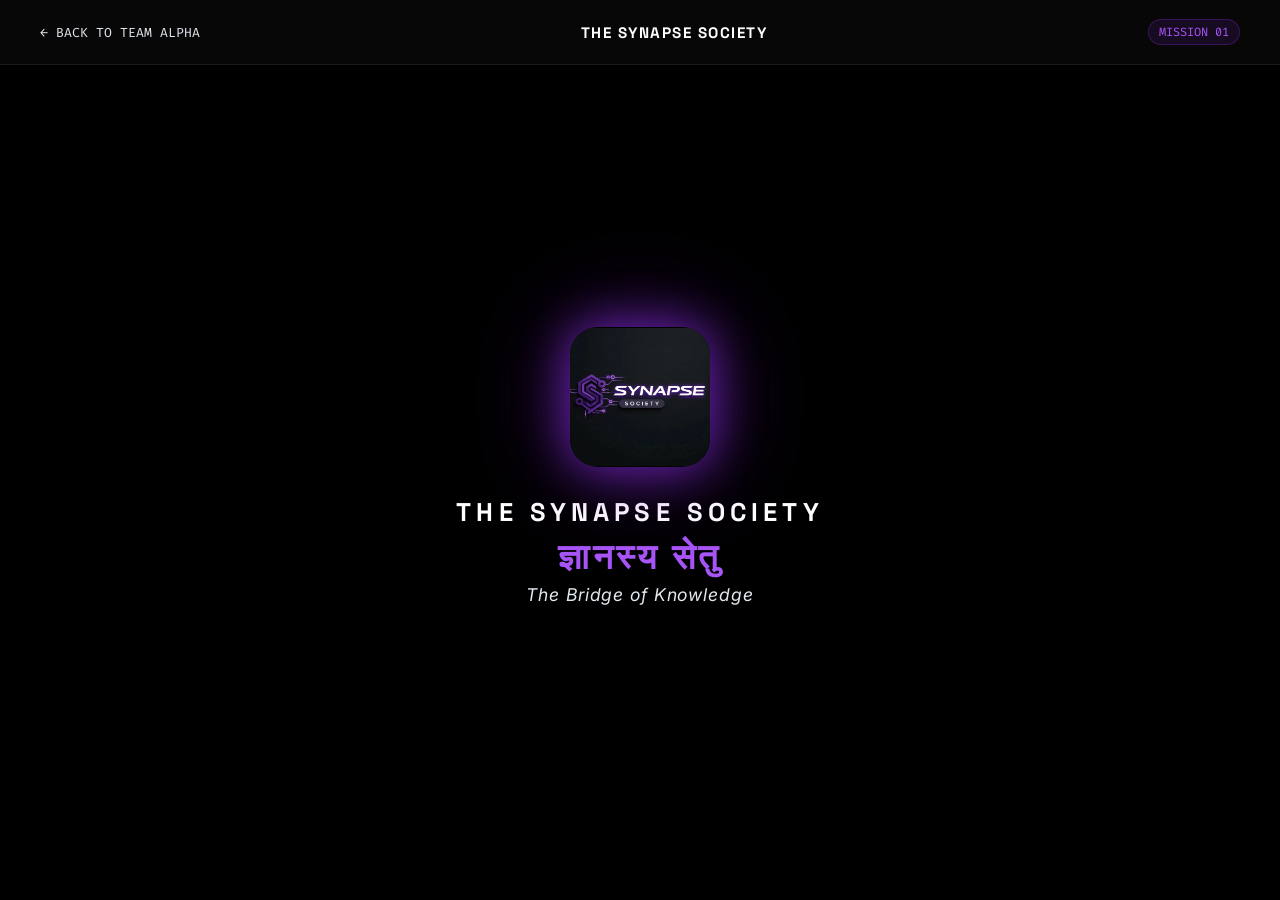
<file: missions/alpha-m1.html>
<!DOCTYPE html>
<html lang="en">
<head>
  <meta charset="UTF-8">
  <meta name="viewport" content="width=device-width, initial-scale=1.0">
  <title>Mission 01 — Prompt Engineering Challenge | The Synapse Society</title>
  <link rel="stylesheet" href="../assets/css/main.css">
  <link rel="stylesheet" href="../assets/css/animations.css">
  <link rel="stylesheet" href="../assets/css/missions.css">
  <link href="https://fonts.googleapis.com/css2?family=Fira+Code:wght@400;600;700&family=Inter:wght@300;400;500;600;700&family=Space+Grotesk:wght@600;700;800&display=swap" rel="stylesheet">
  <style>
    body { background: #090909; overflow-x: hidden; font-family: 'Inter', sans-serif; color: #fff; }

    /* Top Navigation Bar */
    .mission-header-bar {
      position: fixed; top: 0; left: 0; right: 0; z-index: 100;
      display: flex; align-items: center; justify-content: space-between;
      padding: 1.2rem 2.5rem;
      background: rgba(9, 9, 9, 0.85); backdrop-filter: blur(16px);
      border-bottom: 1px solid rgba(255, 255, 255, 0.08);
    }
    .mh-back {
      display: flex; align-items: center; gap: 8px;
      color: var(--text-sub); text-decoration: none;
      font-family: 'Fira Code', monospace; font-size: 0.82rem;
      transition: all 0.3s ease;
    }
    .mh-back:hover { color: #fff; transform: translateX(-3px); }
    .mh-brand {
      font-family: 'Space Grotesk', sans-serif; font-size: 0.95rem; font-weight: 700;
      color: #fff; letter-spacing: 0.1em;
    }
    .mh-badge {
      font-family: 'Fira Code', monospace; font-size: 0.75rem;
      color: var(--neon-purple); background: rgba(138,43,226,0.12);
      border: 1px solid rgba(138,43,226,0.3); padding: 4px 10px; border-radius: 20px;
    }

    /* Cinematic Opening Section */
    #stage-1 {
      position: absolute; inset: 0;
      display: flex; flex-direction: column; align-items: center; justify-content: center;
      background: #000; z-index: 50; transition: transform 1.2s cubic-bezier(0.16, 1, 0.3, 1), opacity 1s ease;
    }
    #stage-1.fade-up {
      transform: translateY(-100%); opacity: 0; pointer-events: none;
    }
    .opening-logo-container {
      position: relative; width: 140px; height: 140px; margin-bottom: 1.8rem;
    }
    .opening-logo-img {
      width: 100%; height: 100%; border-radius: 28px; object-fit: contain;
      box-shadow: 0 0 50px rgba(138, 43, 226, 0.8), 0 0 100px rgba(138, 43, 226, 0.4);
      opacity: 0; transform: scale(0.85); animation: logoFadeZoom 3s ease-out forwards;
    }
    @keyframes logoFadeZoom {
      0% { opacity: 0; transform: scale(0.85); filter: blur(10px); }
      50% { opacity: 1; transform: scale(1.05); filter: blur(0px); }
      100% { opacity: 1; transform: scale(1); filter: blur(0px); }
    }

    /* Glitch Overlay Effect */
    .glitch-overlay {
      position: fixed; inset: 0; z-index: 999; pointer-events: none; opacity: 0;
      background: rgba(138, 43, 226, 0.2);
    }
    .glitch-overlay.active {
      animation: glitchFlash 0.4s ease forwards;
    }
    @keyframes glitchFlash {
      0% { opacity: 0; transform: skewX(0deg); }
      20% { opacity: 0.9; transform: skewX(10deg); background: rgba(0, 243, 255, 0.25); }
      40% { opacity: 0.2; transform: skewX(-10deg); }
      60% { opacity: 0.8; transform: skewX(5deg); background: rgba(138, 43, 226, 0.3); }
      100% { opacity: 0; transform: skewX(0deg); }
    }

    /* Single Image Box */
    .single-image-box {
      position: relative;
      max-width: 800px; width: 90vw; height: 55vh;
      border-radius: 20px; overflow: hidden;
      border: 2px solid rgba(138, 43, 226, 0.4);
      box-shadow: 0 0 40px rgba(138, 43, 226, 0.25);
      background: #000; display: flex; align-items: center; justify-content: center;
      margin-bottom: 1.5rem;
    }
    .single-image-box img { width: 100%; height: 100%; object-fit: contain; display: block; }
  </style>
</head>
<body>

  <!-- Glitch Transition Layer -->
  <div class="glitch-overlay" id="glitch-overlay"></div>

  <!-- Neural Canvas Background -->
  <div class="canvas-background">
    <canvas id="hero-canvas"></canvas>
    <div class="glow-orb orb-1"></div>
    <div class="glow-orb orb-2"></div>
    <div class="grid-overlay"></div>
  </div>

  <!-- Top Header Navigation -->
  <header class="mission-header-bar">
    <a href="../index.html?team=alpha" class="mh-back">
      <span>←</span> BACK TO TEAM ALPHA
    </a>
    <div class="mh-brand">THE SYNAPSE SOCIETY</div>
    <div class="mh-badge">MISSION 01</div>
  </header>

  <!-- Presenter Control FAB -->
  <button class="presenter-fab" id="presenter-fab" title="Presenter Control Panel (Press P)">
    ⚙ PRESENT CONTROL
  </button>

  <!-- Presenter Control Panel -->
  <div class="presenter-panel" id="presenter-panel">
    <div class="presenter-panel-header">
      <span class="pp-title">⚡ PRESENTER CONTROL PANEL</span>
      <span class="pp-hint">Keyboard shortcut: P</span>
    </div>
    <div class="presenter-panel-body">
      <div class="pp-group">
        <label class="pp-label">Jump to Stage</label>
        <div class="pp-row">
          <select id="pp-stage-select" class="pp-select">
            <option value="1">1: Opening Animation</option>
            <option value="2">2: Intro Screen</option>
            <option value="3">3: Mission Brief</option>
            <option value="4">4: Image Prep</option>
            <option value="5">5: Countdown</option>
            <option value="6">6: Image Reveal</option>
            <option value="7">7: Objective</option>
            <option value="8">8: Rules</option>
            <option value="9">9: Tips</option>
            <option value="10">10: 5-Min Timer</option>
            <option value="11">11: Closing</option>
          </select>
          <button id="pp-jump-btn" class="pp-btn">JUMP</button>
        </div>
      </div>
      <div class="pp-group">
        <label class="pp-label">Timer Controls</label>
        <div class="pp-row">
          <button id="pp-timer-start" class="pp-btn pp-btn-green">Start</button>
          <button id="pp-timer-pause" class="pp-btn pp-btn-yellow">Pause</button>
          <button id="pp-timer-reset" class="pp-btn pp-btn-red">Reset</button>
        </div>
      </div>
      <div class="pp-group">
        <label class="pp-label">Quick Actions</label>
        <div class="pp-row">
          <button id="pp-restart" class="pp-btn" style="width:100%;">Restart Mission</button>
        </div>
      </div>
    </div>
  </div>

  <!-- STAGES -->

  <!-- STAGE 1: Opening Animation (Black Screen -> Logo Fade & Glow -> Text -> Slide Up) -->
  <section class="stage active" id="stage-1">
    <div class="opening-logo-container">
      <img src="../assets/images/synapse_logo.jpg" alt="Synapse Logo" class="opening-logo-img">
    </div>
    <div style="font-family:'Space Grotesk',sans-serif;font-size:1.6rem;font-weight:700;letter-spacing:0.2em;color:#fff;margin-bottom:0.4rem;">
      THE SYNAPSE SOCIETY
    </div>
    <div style="font-family:'Space Grotesk',sans-serif;font-size:2.2rem;font-weight:800;color:var(--neon-purple);letter-spacing:0.1em;margin-bottom:0.3rem;">
      ज्ञानस्य सेतु
    </div>
    <div style="color:var(--text-sub);font-size:1.1rem;font-style:italic;letter-spacing:0.05em;">
      The Bridge of Knowledge
    </div>
  </section>

  <!-- STAGE 2: Intro Screen -->
  <section class="stage" id="stage-2">
    <div style="font-family:'Fira Code',monospace;font-size:0.85rem;color:var(--accent-cyan);letter-spacing:0.2em;margin-bottom:0.8rem;">TEAM ALPHA // MISSION PROTOCOL</div>
    <h1 class="mission-title-xl" style="font-size:4rem;margin-bottom:0.4rem;">MISSION 01</h1>
    <h2 style="font-family:'Space Grotesk',sans-serif;font-size:2rem;font-weight:700;color:var(--neon-purple);letter-spacing:0.08em;margin-bottom:1.5rem;">
      Prompt Engineering Challenge
    </h2>
    <p style="font-size:1.25rem;color:var(--text-sub);max-width:680px;line-height:1.6;margin-bottom:2.5rem;font-style:italic;">
      "Every masterpiece created by AI begins with a single prompt."
    </p>
    <button class="btn-mission-primary" id="s2-next" style="padding:16px 40px;font-size:1.1rem;box-shadow:0 0 35px rgba(138,43,226,0.6);">
      BEGIN MISSION →
    </button>
  </section>

  <!-- STAGE 3: Mission Brief -->
  <section class="stage" id="stage-3">
    <div class="glass-mission-card" style="max-width:760px;width:92%;padding:2.2rem;text-align:left;">
      <!-- Terminal Header Bar -->
      <div style="display:flex;align-items:center;justify-content:space-between;margin-bottom:1.2rem;border-bottom:1px solid rgba(255,255,255,0.1);padding-bottom:0.8rem;">
        <div style="display:flex;align-items:center;gap:8px;">
          <div style="width:10px;height:10px;border-radius:50%;background:#F43F5E;"></div>
          <div style="width:10px;height:10px;border-radius:50%;background:#F59E0B;"></div>
          <div style="width:10px;height:10px;border-radius:50%;background:#10B981;"></div>
          <span style="font-family:'Fira Code',monospace;font-size:0.78rem;color:var(--text-muted);margin-left:0.5rem;">SYNAPSE_CORE_AI v4.2</span>
        </div>
        <div style="font-family:'Fira Code',monospace;font-size:0.75rem;color:var(--accent-cyan);">STATUS: ACTIVE</div>
      </div>

      <!-- Boot Status Lines -->
      <div id="boot-status-box" style="font-family:'Fira Code',monospace;font-size:0.9rem;color:var(--accent-cyan);margin-bottom:1rem;line-height:1.6;">
        SYSTEM BOOTING...<br>
        <span style="color:#10B981;">[✓] Artificial Intelligence Core Activated</span><br>
        <span style="color:var(--neon-purple);">[!] MISSION RECEIVED</span>
      </div>

      <!-- Typewriter Output Box -->
      <div class="typewriter-box" id="brief-text" style="min-height:180px;font-size:1.05rem;line-height:1.8;color:#fff;"></div>
      <div id="brief-cursor" class="typewriter-cursor" style="display:none;"></div>
    </div>
    <button class="btn-mission-secondary" id="s3-next" style="margin-top:1.8rem;display:none;">CONTINUE →</button>
  </section>

  <!-- STAGE 4: Image Preparation -->
  <section class="stage" id="stage-4">
    <p class="mission-label">PHASE 01 // MEMORIZATION</p>
    <h2 class="mission-title-lg">Prepare For Visual Memory</h2>
    <p class="mission-subtitle" style="margin-bottom:2rem;">Two images will be displayed for exactly 10 SECONDS EACH. Focus on details, lighting, colors, and structure.</p>
    <button class="btn-mission-primary" id="s4-next">READY — START COUNTDOWN</button>
  </section>

  <!-- STAGE 5: 3-2-1 Countdown -->
  <section class="stage" id="stage-5">
    <p class="mission-label" style="color:#F59E0B;">⚠ GET READY</p>
    <h2 class="mission-title-lg" style="margin-bottom:2rem;">Images Revealing In...</h2>
    <div style="display:flex;gap:2rem;align-items:center;justify-content:center;margin-bottom:2.5rem;">
      <div id="countdown-3" style="font-family:'Space Grotesk',sans-serif;font-size:6rem;font-weight:800;color:var(--neon-purple);opacity:0;transition:all 0.4s ease;">3</div>
      <div id="countdown-2" style="font-family:'Space Grotesk',sans-serif;font-size:6rem;font-weight:800;color:var(--neon-purple);opacity:0;transition:all 0.4s ease;">2</div>
      <div id="countdown-1" style="font-family:'Space Grotesk',sans-serif;font-size:6rem;font-weight:800;color:var(--neon-purple);opacity:0;transition:all 0.4s ease;">1</div>
    </div>
    <button class="btn-mission-primary" id="s5-start">START COUNTDOWN</button>
  </section>

  <!-- STAGE 6: Image Reveal (10s Image 1 -> 10s Image 2) -->
  <section class="stage" id="stage-6">
    <p class="mission-label" id="reveal-image-label" style="color:#F43F5E;letter-spacing:0.2em;margin-bottom:1rem;">⏱ MEMORIZE IMAGE 1 / 2</p>

    <!-- Single Full Image Display Box -->
    <div class="single-image-box">
      <img id="challenge-img" src="../assets/images/challenge_01_spiderman.jpg" alt="Challenge Image">
    </div>

    <!-- Timer Ring & Controls -->
    <div style="display:flex;align-items:center;gap:1.5rem;justify-content:center;">
      <div class="circular-timer-wrap" style="width:70px;height:70px;">
        <svg viewBox="0 0 100 100">
          <circle class="timer-track" cx="50" cy="50" r="42"/>
          <circle id="reveal-timer-ring" class="timer-fill" cx="50" cy="50" r="42"
            style="stroke-dasharray:263.9;stroke-dashoffset:0;"/>
        </svg>
        <div class="timer-center">
          <div id="reveal-countdown" class="timer-digits" style="font-size:1.3rem;">10</div>
        </div>
      </div>

      <button class="btn-mission-primary" id="switch-img-btn" style="padding:12px 24px;font-size:0.9rem;">
        NEXT IMAGE (GROOT) →
      </button>
    </div>
  </section>

  <!-- STAGE 7: Mission Objective -->
  <section class="stage" id="stage-7">
    <p class="mission-label">PHASE 02 // PROMPT RECREATION</p>
    <h2 class="mission-title-lg" style="margin-bottom:1rem;">Your Objective</h2>
    <div class="glass-mission-card" style="max-width:650px;width:90%;padding:2rem;text-align:left;line-height:1.8;">
      <p style="color:var(--text-sub);font-size:1rem;margin-bottom:1rem;">
        Use your memory to write a detailed, highly descriptive prompt in Gemini that recreates the images as accurately as possible.
      </p>
      <p style="color:var(--text-sub);font-size:1rem;">
        Include art style, subject details, background environment, camera angles, and lighting parameters.
      </p>
    </div>
    <button class="btn-mission-secondary" id="s7-next" style="margin-top:2rem;">VIEW RULES →</button>
  </section>

  <!-- STAGE 8: Mission Rules -->
  <section class="stage" id="stage-8">
    <p class="mission-label">MISSION PROTOCOL</p>
    <h2 class="mission-title-lg" style="margin-bottom:1.5rem;">Challenge Rules</h2>
    <ul class="rules-list" id="rules-list" style="max-width:550px;margin:0 auto 2rem;">
      <li class="rule-item"><span class="rule-icon">✓</span>Individual Challenge — Every student writes independently</li>
      <li class="rule-item"><span class="rule-icon">✓</span>Memory Only — No peak back at reference images</li>
      <li class="rule-item"><span class="rule-icon">✓</span>5 Minutes — Complete prompt writing before time expires</li>
      <li class="rule-item"><span class="rule-icon">✓</span>One Prompt Submission — Make your prompt count</li>
    </ul>
    <button class="btn-mission-secondary" id="s8-next">PROMPT TIPS →</button>
  </section>

  <!-- STAGE 9: Prompt Engineering Formula & Tips -->
  <section class="stage" id="stage-9">
    <p class="mission-label">PROMPT ENGINEERING GUIDE</p>
    <h2 class="mission-title-lg" style="margin-bottom:1.5rem;">Formula for Great Prompts</h2>
    <div style="display:grid;grid-template-columns:repeat(auto-fit,minmax(200px,1fr));gap:1rem;max-width:750px;margin-bottom:2rem;text-align:left;">
      <div class="glass-mission-card" style="padding:1.2rem;">
        <div style="font-family:'Fira Code',monospace;font-size:0.75rem;color:var(--neon-purple);margin-bottom:0.3rem;">01 // SUBJECT</div>
        <div style="font-family:'Space Grotesk',sans-serif;font-weight:700;color:#fff;font-size:0.95rem;margin-bottom:0.3rem;">What is in the image?</div>
        <div style="font-size:0.8rem;color:var(--text-muted);">Character, objects, key focus.</div>
      </div>
      <div class="glass-mission-card" style="padding:1.2rem;">
        <div style="font-family:'Fira Code',monospace;font-size:0.75rem;color:var(--accent-cyan);margin-bottom:0.3rem;">02 // ENVIRONMENT</div>
        <div style="font-family:'Space Grotesk',sans-serif;font-weight:700;color:#fff;font-size:0.95rem;margin-bottom:0.3rem;">Where is it set?</div>
        <div style="font-size:0.8rem;color:var(--text-muted);">Background, weather, location.</div>
      </div>
      <div class="glass-mission-card" style="padding:1.2rem;">
        <div style="font-family:'Fira Code',monospace;font-size:0.75rem;color:#F59E0B;margin-bottom:0.3rem;">03 // STYLE</div>
        <div style="font-family:'Space Grotesk',sans-serif;font-weight:700;color:#fff;font-size:0.95rem;margin-bottom:0.3rem;">What art style?</div>
        <div style="font-size:0.8rem;color:var(--text-muted);">Photorealistic, 3D render, anime.</div>
      </div>
      <div class="glass-mission-card" style="padding:1.2rem;">
        <div style="font-family:'Fira Code',monospace;font-size:0.75rem;color:#10B981;margin-bottom:0.3rem;">04 // LIGHTING</div>
        <div style="font-family:'Space Grotesk',sans-serif;font-weight:700;color:#fff;font-size:0.95rem;margin-bottom:0.3rem;">How is it lit?</div>
        <div style="font-size:0.8rem;color:var(--text-muted);">Cinematic neon, golden hour, moody.</div>
      </div>
    </div>
    <button class="btn-mission-primary" id="s9-next">START 5-MINUTE TIMER →</button>
  </section>

  <!-- STAGE 10: 5-Minute Main Timer -->
  <section class="stage" id="stage-10">
    <p class="mission-label" style="color:#F59E0B;">⏱ PROMPT WRITING IN PROGRESS</p>
    <h2 class="mission-title-lg" style="margin-bottom:1rem;">Write Your Prompt Now</h2>

    <div class="big-timer-wrap" style="margin:1rem auto;">
      <svg viewBox="0 0 260 260">
        <circle class="timer-track" cx="130" cy="130" r="114"/>
        <circle id="big-timer-fill" class="big-timer-fill" cx="130" cy="130" r="114"
          style="stroke-dasharray:716.3;stroke-dashoffset:0;"/>
      </svg>
      <div class="timer-center">
        <div id="big-timer-digits" class="timer-digits" style="font-size:2.8rem;">05:00</div>
        <div class="timer-label" style="font-size:0.75rem;color:var(--text-muted);margin-top:4px;">MINUTES REMAINING</div>
      </div>
    </div>

    <div style="display:flex;gap:1rem;justify-content:center;margin-top:1rem;">
      <button class="btn-mission-primary" id="timer-start-btn">▶ START TIMER</button>
      <button class="btn-mission-secondary" id="timer-pause-btn" style="display:none;">⏸ PAUSE</button>
    </div>
    <button class="btn-mission-secondary" id="s10-next" style="margin-top:1.5rem;">TIME'S UP — SUBMIT →</button>
  </section>

  <!-- STAGE 11: Closing Debrief -->
  <section class="stage" id="stage-11">
    <div style="text-align:center;max-width:600px;">
      <div class="intro-logo-box float-element" style="margin:0 auto 2rem;width:90px;height:90px;">
        <img src="../assets/images/synapse_logo.jpg" alt="Synapse Logo" class="intro-logo-img assembled" style="border-radius:18px;">
      </div>
      <p class="mission-label">MISSION DEBRIEF</p>
      <h2 class="mission-title-xl" style="font-size:2.5rem;margin-bottom:0.4rem;">Congratulations, Agent.</h2>
      <p style="color:var(--text-sub);font-size:1rem;line-height:1.8;margin-bottom:0.5rem;">You have successfully completed</p>
      <p style="color:var(--neon-purple);font-weight:700;font-size:1.2rem;margin-bottom:1.5rem;">Mission 01 — Prompt Engineering Challenge</p>
      <p style="color:var(--text-muted);font-size:0.9rem;line-height:1.6;margin-bottom:2rem;">Your Prompt Engineering journey has begun. The ability to speak to AI is the greatest skill of the modern engineer.</p>
      <div style="display:flex;gap:1rem;justify-content:center;flex-wrap:wrap;margin-bottom:2rem;">
        <span style="color:var(--neon-purple);font-family:'Space Grotesk',sans-serif;font-weight:700;letter-spacing:0.1em;">INNOVATE</span>
        <span style="color:var(--text-muted);">•</span>
        <span style="color:var(--accent-cyan);font-family:'Space Grotesk',sans-serif;font-weight:700;letter-spacing:0.1em;">CREATE</span>
        <span style="color:var(--text-muted);">•</span>
        <span style="color:#fff;font-family:'Space Grotesk',sans-serif;font-weight:700;letter-spacing:0.1em;">LEAD</span>
      </div>
      <a href="../index.html?team=alpha" class="btn-mission-primary" style="display:inline-block;text-decoration:none;">RETURN TO TEAM ALPHA →</a>
    </div>
  </section>

  <!-- Audio and Mission JS -->
  <script src="../assets/js/sounds.js"></script>
  <script src="../assets/js/missions/alpha-m1.js"></script>
</body>
</html>
</file>
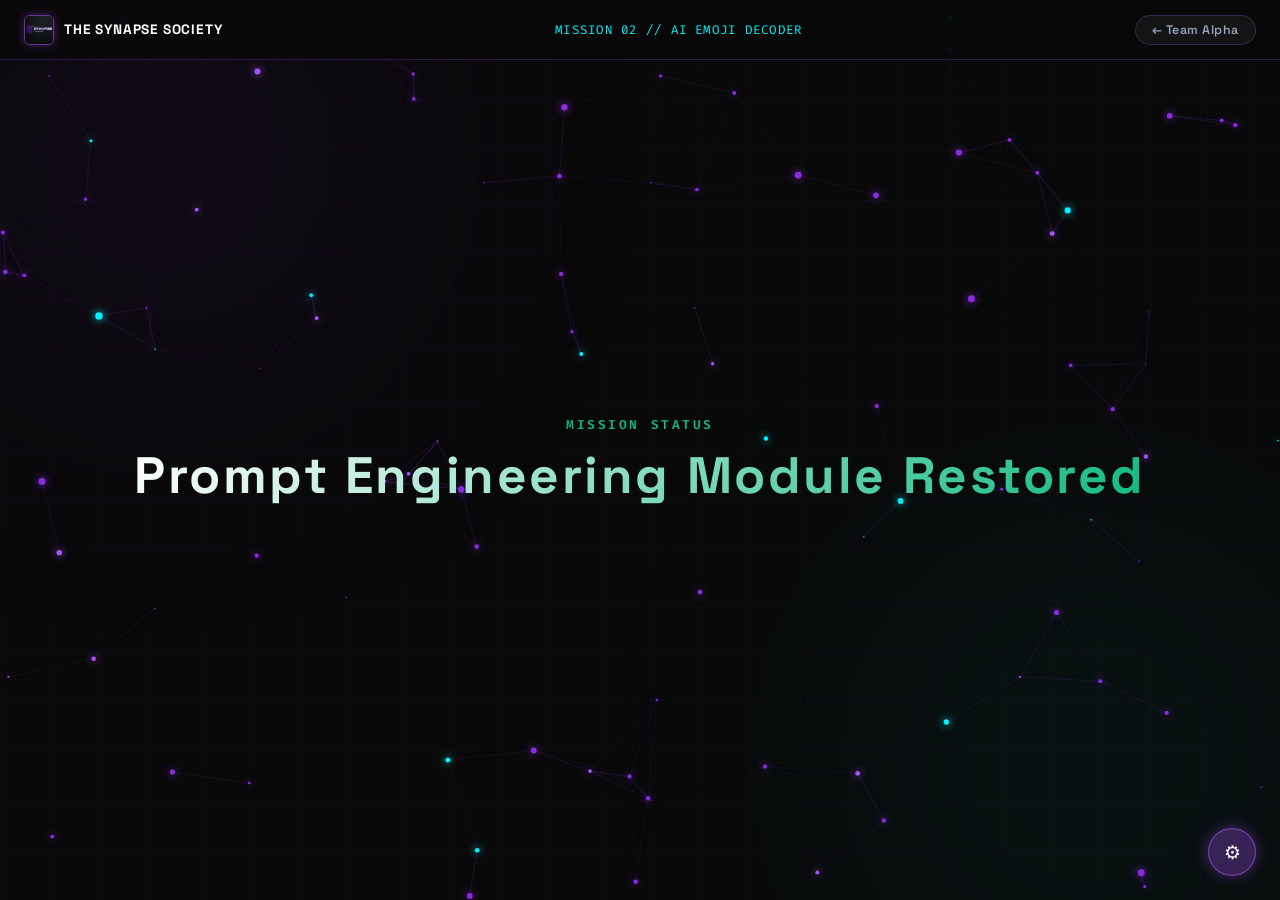
<file: missions/alpha-m2.html>
<!DOCTYPE html>
<html lang="en">
<head>
  <meta charset="UTF-8">
  <meta name="viewport" content="width=device-width, initial-scale=1.0">
  <title>Mission 02 — AI Emoji Decoder | The Synapse Society</title>
  <link rel="stylesheet" href="../assets/css/main.css">
  <link rel="stylesheet" href="../assets/css/animations.css">
  <link rel="stylesheet" href="../assets/css/missions.css">
  <style>
    .mcq-options { display:flex; flex-direction:column; gap:0.8rem; width:100%; max-width:480px; margin:1.5rem auto; }
    .mcq-option {
      padding:1rem 1.4rem; border-radius:12px; cursor:pointer; text-align:left;
      background:rgba(255,255,255,0.04); border:1px solid var(--border-glass);
      font-size:0.95rem; color:var(--text-sub); font-weight:500;
      transition:all 0.25s ease; display:flex; align-items:center; gap:10px;
    }
    .mcq-option:hover { border-color:var(--neon-purple); color:#fff; background:rgba(168,85,247,0.12); }
    .mcq-option.correct { border-color:#10B981; background:rgba(16,185,129,0.2); color:#fff; }
    .mcq-option.wrong   { border-color:#F43F5E; background:rgba(244,63,94,0.15); color:var(--text-muted); }
    .question-counter { font-family:'Fira Code',monospace; font-size:0.75rem; color:var(--text-muted); letter-spacing:0.1em; margin-bottom:0.5rem; }
  </style>
</head>
<body>
  <canvas id="neural-canvas"></canvas>
  <div class="ambient-glow top-left"></div>
  <div class="ambient-glow bottom-right" style="background:radial-gradient(circle,rgba(0,243,255,0.2) 0%,transparent 70%);"></div>
  <div class="grid-overlay"></div>
  <div class="glitch-fx" id="glitch-fx"></div>
  <div class="energy-pulse-overlay" id="energy-pulse"></div>

  <header class="mission-top-bar">
    <a href="../index.html" class="mission-top-logo">
      <img src="../assets/images/synapse_logo.jpg" alt="Synapse">
      <span>THE SYNAPSE SOCIETY</span>
    </a>
    <div class="mission-top-center" id="stage-indicator">MISSION 02 // AI EMOJI DECODER</div>
    <div class="mission-top-right">
      <a href="../index.html#alpha" class="mission-home-btn">← Team Alpha</a>
    </div>
  </header>

  <!-- STAGE 1: Glitch Opening -->
  <section class="stage active" id="stage-1">
    <p class="mission-label" style="color:#10B981;">MISSION STATUS</p>
    <h2 class="mission-title-lg" style="background:linear-gradient(135deg,#fff,#10B981);-webkit-background-clip:text;-webkit-text-fill-color:transparent;margin-bottom:0.5rem;">Prompt Engineering Module Restored</h2>
    <div id="warning-box" style="display:none;margin:1.5rem 0;">
      <p class="mission-label" style="color:#F43F5E;">⚠ WARNING</p>
      <h3 style="font-family:'Space Grotesk',sans-serif;font-size:1.5rem;font-weight:700;color:#F43F5E;">Language Module Corrupted...</h3>
    </div>
    <div id="protocol-box" style="display:none;margin:1rem 0;max-width:500px;">
      <p style="font-family:'Fira Code',monospace;font-size:0.9rem;color:var(--accent-cyan);line-height:1.8;" id="protocol-text"></p>
    </div>
    <div id="mission02-reveal" style="display:none;text-align:center;">
      <p class="mission-label">MISSION 02</p>
      <h1 class="mission-title-xl">AI EMOJI DECODER</h1>
      <p class="mission-subtitle">"Can you understand AI when it stops using words?"</p>
      <button class="btn-mission-primary" id="s1-next">BEGIN MISSION</button>
    </div>
  </section>

  <!-- STAGE 2: Story -->
  <section class="stage" id="stage-2">
    <div class="glass-mission-card" style="max-width:640px;width:90%;text-align:left;">
      <p class="mission-label" style="color:#F43F5E;">SYSTEM ALERT</p>
      <h3 style="font-family:'Space Grotesk',sans-serif;font-size:1.2rem;color:#F43F5E;margin-bottom:1.2rem;">Communication Failure Detected</h3>
      <div class="typewriter-box" id="story-text"></div>
    </div>
    <button class="btn-mission-secondary" id="s2-next" style="margin-top:1.5rem;display:none;">CONTINUE →</button>
  </section>

  <!-- STAGE 3: Objective + Rules -->
  <section class="stage" id="stage-3">
    <p class="mission-label">MISSION BRIEFING</p>
    <h2 class="mission-title-lg" style="margin-bottom:1.5rem;">Decode The AI</h2>
    <ul class="rules-list" id="obj-rules-list">
      <li class="rule-item"><span class="rule-icon">👀</span>Observe the emoji transmission carefully</li>
      <li class="rule-item"><span class="rule-icon">🤔</span>Think quickly and decode the technology</li>
      <li class="rule-item"><span class="rule-icon">✋</span>Raise your hand — wait until called</li>
      <li class="rule-item"><span class="rule-icon">🚫</span>No shouting answers out of turn</li>
      <li class="rule-item"><span class="rule-icon">📵</span>No mobile phones allowed</li>
    </ul>
    <button class="btn-mission-primary" id="s3-next" style="margin-top:1.5rem;">ENTER TRANSMISSION ROOM →</button>
  </section>

  <!-- STAGE 4: Signal Receiver / Question Engine -->
  <section class="stage" id="stage-4">

    <!-- Signal Loading Phase -->
    <div id="signal-phase">
      <p class="mission-label" id="signal-label">RECEIVING AI SIGNAL...</p>
      <div class="signal-loader-bar"><div class="signal-loader-fill" id="signal-fill"></div></div>
      <p style="font-family:'Fira Code',monospace;font-size:0.8rem;color:var(--text-muted);margin-top:0.5rem;" id="signal-status">Establishing connection...</p>
    </div>

    <!-- Emoji Reveal Phase -->
    <div id="emoji-phase" style="display:none;text-align:center;width:100%;">
      <div class="question-counter" id="q-counter">TRANSMISSION 01 / 15</div>
      <div class="emoji-reveal-row" id="emoji-row"></div>

      <!-- Circular Countdown -->
      <div class="circular-timer-wrap">
        <svg viewBox="0 0 220 220">
          <circle class="timer-track" cx="110" cy="110" r="96"/>
          <circle id="q-timer-ring" class="timer-fill" cx="110" cy="110" r="96" style="stroke-dasharray:603.2;stroke-dashoffset:0;"/>
        </svg>
        <div class="timer-center">
          <div id="q-timer-digits" class="timer-digits">15</div>
          <div class="timer-label">SECONDS</div>
        </div>
      </div>

      <div style="display:flex;gap:1rem;justify-content:center;align-items:center;margin-top:0.5rem;">
        <button class="btn-mission-secondary" id="pause-btn" style="padding:10px 20px;">⏸ PAUSE</button>
        <button class="btn-mission-primary" id="reveal-btn">REVEAL ANSWER</button>
      </div>
    </div>

    <!-- Time's Up Phase -->
    <div id="timesup-phase" style="display:none;text-align:center;width:100%;">
      <p class="mission-label" style="color:#F43F5E;font-size:1.2rem;letter-spacing:0.2em;">⏱ TIME'S UP!</p>
      <h2 class="mission-title-lg" style="color:#F43F5E;margin-bottom:1rem;">Transmission Timed Out</h2>
      <p style="color:var(--text-sub);margin-bottom:2rem;">The 20-second decoding window has expired.</p>
      <button class="btn-mission-primary" id="timesup-reveal-btn" style="background:linear-gradient(135deg,#F43F5E,var(--neon-purple));">SEE ANSWER →</button>
    </div>

    <!-- Answer Phase -->
    <div id="answer-phase" style="display:none;text-align:center;width:100%;">
      <p class="mission-label" style="color:#10B981;">✓ TRANSMISSION DECODED</p>
      <div class="reveal-card visible" id="answer-card">
        <div class="reveal-card-title" id="answer-name"></div>
        <div class="reveal-card-sub" id="answer-emojis"></div>
        <div class="reveal-card-body" id="answer-desc"></div>
        <div class="reveal-card-tag" id="answer-usage"></div>
      </div>
      <div style="display:flex;gap:1rem;justify-content:center;margin-top:1.5rem;">
        <button class="btn-mission-primary" id="next-q-btn">NEXT TRANSMISSION →</button>
      </div>
    </div>
  </section>

  <!-- STAGE 5: Final -->
  <section class="stage" id="stage-5">
    <p class="mission-label" style="color:#10B981;">COMMUNICATION MODULE RESTORED — 100%</p>
    <div class="module-progress-track" style="max-width:400px;margin-bottom:2rem;">
      <div class="module-progress-bar"><div class="module-progress-fill" style="width:100%;"></div></div>
    </div>
    <h1 class="mission-title-xl" style="margin-bottom:0.5rem;">MISSION COMPLETE</h1>
    <h3 style="font-family:'Space Grotesk',sans-serif;color:var(--neon-purple);margin-bottom:1rem;font-size:1.2rem;">Excellent Work, Agent.</h3>
    <p class="mission-subtitle">You successfully decoded every transmission.<br>The Synapse AI can communicate once again.</p>
    <div class="intro-logo-box float-element" style="margin:2rem auto;width:80px;height:80px;">
      <img src="../assets/images/synapse_logo.jpg" class="intro-logo-img assembled" alt="Synapse" style="border-radius:16px;">
    </div>
    <p style="color:var(--neon-purple);font-family:'Space Grotesk',sans-serif;font-weight:700;letter-spacing:0.08em;margin-bottom:1.5rem;">Think Faster. Decode Smarter. Build the Future.</p>
    <a href="../index.html#alpha"><button class="btn-mission-secondary">← RETURN TO TEAM ALPHA</button></a>
  </section>

  <!-- Presenter FAB -->
  <button class="presenter-toggle-fab" id="presenter-fab" title="Presenter Panel (P)">⚙</button>
  <div class="presenter-panel" id="presenter-panel">
    <h3>⚙ Presenter Panel</h3>
    <label>Jump to Question</label>
    <select id="pp-q-jump">
      <option value="0">Auto (next)</option>
    </select>
    <button class="presenter-btn" id="pp-jump-btn">Jump to Selected</button>
    <hr style="border-color:rgba(255,255,255,0.08);margin:1rem 0;">
    <button class="presenter-btn" id="pp-reveal-pp">Reveal Answer</button>
    <button class="presenter-btn" id="pp-next-q">Next Transmission</button>
    <button class="presenter-btn danger" id="pp-restart">↺ Restart Mission</button>
  </div>

  <script src="../assets/js/sounds.js"></script>
  <script src="../assets/js/neural-canvas.js"></script>
  <script src="../assets/js/missions/alpha-m2.js"></script>
</body>
</html>
</file>
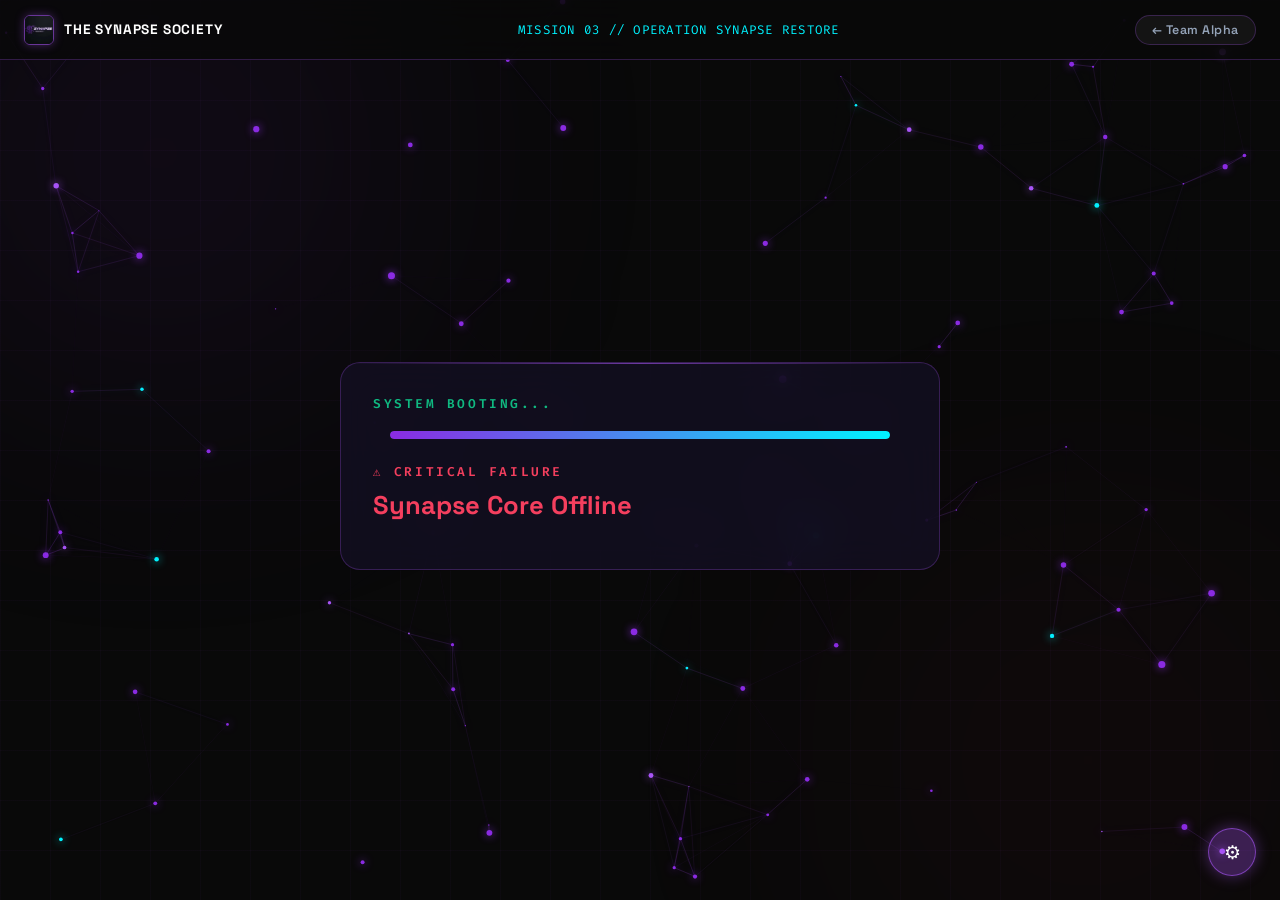
<file: missions/alpha-m3.html>
<!DOCTYPE html>
<html lang="en">
<head>
  <meta charset="UTF-8">
  <meta name="viewport" content="width=device-width, initial-scale=1.0">
  <title>Mission 03 — Operation Synapse Restore | The Synapse Society</title>
  <link rel="stylesheet" href="../assets/css/main.css">
  <link rel="stylesheet" href="../assets/css/animations.css">
  <link rel="stylesheet" href="../assets/css/missions.css">
  <style>
    /* Module card stacks */
    .module-card-grid { display:flex; flex-wrap:wrap; gap:1.2rem; justify-content:center; max-width:820px; width:90%; }
    .mc { flex:0 0 calc(33.333% - 1rem); min-width:220px; padding:1.4rem; border-radius:16px; cursor:pointer;
          background:rgba(20,16,38,0.7); border:1px solid var(--border-glass); backdrop-filter:blur(16px);
          transition:all 0.3s ease; text-align:center; }
    .mc:hover { border-color:var(--neon-purple); transform:translateY(-4px); box-shadow:0 8px 25px rgba(168,85,247,0.25); }
    .mc.correct { border-color:#10B981; background:rgba(16,185,129,0.15); }
    .mc-icon { font-size:2rem; margin-bottom:0.5rem; }
    .mc-label { font-family:'Space Grotesk',sans-serif; font-weight:700; color:#fff; }
    /* Stack order animation */
    .stack-arrow { display:flex; flex-direction:column; align-items:center; gap:0.5rem; }
    .stack-item { display:flex; align-items:center; gap:1rem; padding:0.8rem 1.2rem; border-radius:10px;
                  background:rgba(20,16,38,0.7); border:1px solid var(--border-glass); min-width:220px;
                  opacity:0; transform:translateX(-20px); transition:all 0.4s ease; }
    .stack-item.placed { opacity:1; transform:translateX(0); border-color:var(--neon-purple); }
    .stack-item .arrow-down { color:var(--neon-purple); font-size:1.2rem; text-align:center; align-self:center; }
    /* Clue boxes */
    .clue-line { font-family:'Fira Code',monospace; font-size:1rem; color:var(--accent-cyan);
                 padding:0.6rem 0; border-bottom:1px solid rgba(255,255,255,0.05); text-align:left;
                 opacity:0; transform:translateY(8px); transition:all 0.5s ease; }
    .clue-line.shown { opacity:1; transform:translateY(0); }
    /* Phishing comparison */
    .phish-compare { display:flex; gap:2rem; justify-content:center; max-width:800px; width:90%; flex-wrap:wrap; }
    .phish-card { flex:1; min-width:280px; border-radius:16px; overflow:hidden; border:2px solid var(--border-glass); position:relative; }
    .phish-card.real    { border-color:rgba(16,185,129,0.5); }
    .phish-card.fake    { border-color:rgba(244,63,94,0.5); }
    .phish-card-label   { padding:0.5rem; font-family:'Fira Code',monospace; font-size:0.72rem; letter-spacing:0.08em; text-align:center; }
    .phish-card.real .phish-card-label { background:rgba(16,185,129,0.25); color:#10B981; }
    .phish-card.fake .phish-card-label { background:rgba(244,63,94,0.2); color:#F43F5E; }
    .phish-browser-bar { background:rgba(255,255,255,0.06); padding:0.6rem 1rem; font-family:'Fira Code',monospace; font-size:0.75rem; display:flex; align-items:center; gap:8px; }
    .lock-icon { color:#10B981; }
    .url-text { color:var(--text-muted); }
    .url-text.suspicious { color:#F43F5E; }
    .phish-body { padding:1.8rem; background:rgba(255,255,255,0.02); min-height:200px; display:flex; flex-direction:column; align-items:center; gap:1rem; }
    .phish-logo-fake { font-family:'Space Grotesk',sans-serif; font-size:1.4rem; font-weight:700; color:#fff; letter-spacing:0.05em; }
    .phish-logo-fake.misaligned { margin-left:12px; font-size:1.2rem; }
    .phish-field { width:100%; padding:0.6rem; border-radius:6px; background:rgba(255,255,255,0.05); border:1px solid rgba(255,255,255,0.1); font-size:0.85rem; color:var(--text-muted); text-align:left; }
    .phish-btn { padding:0.6rem 2rem; border-radius:6px; font-weight:700; font-size:0.85rem; cursor:default; letter-spacing:0.05em; }
    .phish-card.real .phish-btn { background:#1a73e8; color:#fff; }
    .phish-card.fake .phish-btn { background:#1565c0; color:#fff; font-size:0.8rem; border:1px dashed rgba(255,255,255,0.2); }
    .warning-overlay { position:absolute; inset:0; background:rgba(244,63,94,0.15); display:none; align-items:center; justify-content:center; border:3px solid #F43F5E; border-radius:16px; }
    .warning-overlay p { color:#F43F5E; font-weight:800; font-size:1.2rem; font-family:'Space Grotesk',sans-serif; background:rgba(0,0,0,0.8); padding:0.5rem 1.2rem; border-radius:8px; }
    /* Mission timer overlay */
    #mission-timer-display { position:fixed; top:68px; right:1.5rem; z-index:400;
      font-family:'Fira Code',monospace; font-size:1.1rem; color:var(--neon-purple);
      background:rgba(9,9,9,0.85); border:1px solid var(--border-glass-bright); border-radius:10px;
      padding:6px 14px; letter-spacing:0.06em; box-shadow:0 0 12px rgba(168,85,247,0.3); display:none; }
  </style>
</head>
<body>
  <canvas id="neural-canvas"></canvas>
  <div class="ambient-glow top-left"></div>
  <div class="ambient-glow bottom-right" style="background:radial-gradient(circle,rgba(244,63,94,0.15) 0%,transparent 70%);"></div>
  <div class="grid-overlay"></div>
  <div class="glitch-fx" id="glitch-fx"></div>
  <div class="energy-pulse-overlay" id="energy-pulse"></div>
  <div id="mission-timer-display">⏱ 15:00</div>

  <header class="mission-top-bar">
    <a href="../index.html" class="mission-top-logo">
      <img src="../assets/images/synapse_logo.jpg" alt="Synapse">
      <span>THE SYNAPSE SOCIETY</span>
    </a>
    <div class="mission-top-center" id="stage-indicator">MISSION 03 // OPERATION SYNAPSE RESTORE</div>
    <div class="mission-top-right">
      <a href="../index.html#alpha" class="mission-home-btn">← Team Alpha</a>
    </div>
  </header>

  <!-- S1: Cinematic Opening -->
  <section class="stage active" id="stage-1">
    <div class="glass-mission-card" style="max-width:600px;width:90%;text-align:left;">
      <p class="mission-label" style="color:#10B981;">SYSTEM BOOTING...</p>
      <div class="module-progress-track" style="margin-bottom:1.5rem;">
        <div class="module-progress-bar"><div class="module-progress-fill" id="boot-fill" style="width:0%;"></div></div>
      </div>
      <div id="failure-reveal" style="display:none;">
        <p class="mission-label" style="color:#F43F5E;">⚠ CRITICAL FAILURE</p>
        <h2 style="font-family:'Space Grotesk',sans-serif;font-size:1.6rem;font-weight:800;color:#F43F5E;margin-bottom:1rem;">Synapse Core Offline</h2>
      </div>
      <div id="briefing-text" class="typewriter-box" style="display:none;"></div>
    </div>
    <button class="btn-mission-primary" id="s1-next" style="margin-top:1.5rem;display:none;">BEGIN OPERATION →</button>
  </section>

  <!-- S2: Mission Brief + Rules -->
  <section class="stage" id="stage-2">
    <p class="mission-label" style="color:#F43F5E;">CLASSIFIED BRIEFING</p>
    <h1 class="mission-title-xl" style="font-size:2.5rem;margin-bottom:0.3rem;">OPERATION SYNAPSE RESTORE</h1>
    <p class="mission-subtitle">Restore all five encrypted modules to bring the Synapse AI back online.</p>
    <ul class="rules-list" id="rules-list">
      <li class="rule-item"><span class="rule-icon">👥</span>Teams of 4 — collaborate with your group</li>
      <li class="rule-item"><span class="rule-icon">🪑</span>Stay seated during the operation</li>
      <li class="rule-item"><span class="rule-icon">🔒</span>Solve modules in sequence — no skipping</li>
      <li class="rule-item"><span class="rule-icon">⏱</span>15-minute countdown — failure is not an option</li>
      <li class="rule-item"><span class="rule-icon">🏆</span>First team to restore Synapse wins</li>
    </ul>
    <button class="btn-mission-primary" id="s2-next" style="margin-top:1.5rem;">COMMENCE OPERATION →</button>
  </section>

  <!-- S3: Module 1 — Tech Origins -->
  <section class="stage" id="stage-3">
    <div class="module-progress-track" style="max-width:640px;margin-bottom:1.5rem;">
      <div class="module-progress-label"><span>MODULE 1 / 5 — TECH ORIGINS</span><span>20%</span></div>
      <div class="module-progress-bar"><div class="module-progress-fill" style="width:0%;" id="m1-progress"></div></div>
    </div>
    <div class="glass-mission-card" style="max-width:680px;width:95%;padding:2.5rem;box-sizing:border-box;">
      <p style="font-family:'Fira Code',monospace;font-size:0.85rem;color:var(--accent-cyan);margin-bottom:0.8rem;letter-spacing:0.1em;">MODULE 01 // TECH ORIGINS</p>
      <p style="color:var(--text-sub);font-size:1rem;margin-bottom:1.8rem;line-height:1.6;">Every technology has an origin. Recover the missing historical record.</p>
      <h3 style="font-family:'Space Grotesk',sans-serif;font-size:1.6rem;font-weight:700;color:#fff;margin-bottom:2rem;line-height:1.4;text-align:center;">GitHub was founded in which year?</h3>
      <div class="module-card-grid" style="display:grid;grid-template-columns:1fr 1fr;gap:1.2rem;max-width:560px;margin:0 auto;">
        <div class="mc" data-val="2005" style="padding:1.2rem;border-radius:14px;background:rgba(255,255,255,0.06);border:1px solid rgba(255,255,255,0.2);cursor:pointer;text-align:center;transition:all 0.3s ease;"><div class="mc-icon" style="font-size:1.8rem;margin-bottom:0.4rem;">📅</div><div class="mc-label" style="font-family:'Space Grotesk',sans-serif;font-size:1.3rem;font-weight:700;color:#fff;">2005</div></div>
        <div class="mc" data-val="2007" style="padding:1.2rem;border-radius:14px;background:rgba(255,255,255,0.06);border:1px solid rgba(255,255,255,0.2);cursor:pointer;text-align:center;transition:all 0.3s ease;"><div class="mc-icon" style="font-size:1.8rem;margin-bottom:0.4rem;">📅</div><div class="mc-label" style="font-family:'Space Grotesk',sans-serif;font-size:1.3rem;font-weight:700;color:#fff;">2007</div></div>
        <div class="mc" data-val="2008" style="padding:1.2rem;border-radius:14px;background:rgba(255,255,255,0.06);border:1px solid rgba(255,255,255,0.2);cursor:pointer;text-align:center;transition:all 0.3s ease;"><div class="mc-icon" style="font-size:1.8rem;margin-bottom:0.4rem;">📅</div><div class="mc-label" style="font-family:'Space Grotesk',sans-serif;font-size:1.3rem;font-weight:700;color:#fff;">2008</div></div>
        <div class="mc" data-val="2010" style="padding:1.2rem;border-radius:14px;background:rgba(255,255,255,0.06);border:1px solid rgba(255,255,255,0.2);cursor:pointer;text-align:center;transition:all 0.3s ease;"><div class="mc-icon" style="font-size:1.8rem;margin-bottom:0.4rem;">📅</div><div class="mc-label" style="font-family:'Space Grotesk',sans-serif;font-size:1.3rem;font-weight:700;color:#fff;">2010</div></div>
      </div>
    </div>
    <button class="btn-mission-primary" id="m1-next" style="margin-top:1.8rem;">NEXT MODULE: ASCII DECRYPTION →</button>
  </section>

  <!-- S4: Module 2 — ASCII Decoder -->
  <section class="stage" id="stage-4">
    <div class="module-progress-track" style="max-width:640px;margin-bottom:1.5rem;">
      <div class="module-progress-label"><span>MODULE 2 / 5 — ASCII DECRYPTION</span><span>40%</span></div>
      <div class="module-progress-bar"><div class="module-progress-fill" style="width:20%;"></div></div>
    </div>
    <div class="glass-mission-card" style="max-width:680px;width:95%;padding:2.5rem;text-align:center;">
      <p style="font-family:'Fira Code',monospace;font-size:0.85rem;color:var(--accent-cyan);margin-bottom:0.8rem;letter-spacing:0.1em;">MODULE 02 // ASCII DECODER</p>
      <h3 style="font-family:'Space Grotesk',sans-serif;font-size:1.5rem;font-weight:700;color:#fff;margin-bottom:1.5rem;">Decode the ASCII numbers & unscramble the word:</h3>
      <div style="font-family:'Fira Code',monospace;font-size:2.2rem;font-weight:700;letter-spacing:0.2em;color:var(--accent-cyan);background:rgba(0,243,255,0.08);padding:1.5rem 2rem;border-radius:16px;border:2px solid rgba(0,243,255,0.3);display:inline-block;margin:0.5rem auto 1.5rem;box-shadow:0 0 30px rgba(0,243,255,0.2);">
        83 &nbsp; 69 &nbsp; 82 &nbsp; 86 &nbsp; 69 &nbsp; 82
      </div>
      <p style="color:var(--text-sub);font-size:0.95rem;line-height:1.6;max-width:480px;margin:0 auto;">Convert each ASCII code to a letter, then unscramble the letters to find the hidden system keyword.</p>
    </div>
    <button class="btn-mission-primary" id="m2-next" style="margin-top:1.8rem;">NEXT MODULE: STACK ARCHITECTURE →</button>
  </section>

  <!-- S5: Module 3 — Build The Stack -->
  <section class="stage" id="stage-5">
    <div class="module-progress-track" style="max-width:640px;margin-bottom:1.5rem;">
      <div class="module-progress-label"><span>MODULE 3 / 5 — SYSTEM ARCHITECTURE</span><span>60%</span></div>
      <div class="module-progress-bar"><div class="module-progress-fill" style="width:40%;"></div></div>
    </div>
    <div class="glass-mission-card" style="max-width:680px;width:95%;padding:2rem;margin-bottom:1.5rem;text-align:center;">
      <p style="font-family:'Fira Code',monospace;font-size:0.85rem;color:var(--accent-cyan);margin-bottom:0.6rem;letter-spacing:0.1em;">MODULE 03 // STACK ARCHITECTURE</p>
      <h3 style="font-family:'Space Grotesk',sans-serif;font-size:1.5rem;font-weight:700;color:#fff;margin-bottom:0.5rem;">System Stack Pipeline</h3>
      <p style="color:var(--text-sub);font-size:0.95rem;">Unscramble and identify the correct end-to-end development workflow order.</p>
    </div>
    <!-- Scrambled Stack Items -->
    <div class="stack-arrow" id="stack-arrow" style="max-width:540px;margin:0 auto;display:flex;flex-direction:column;gap:10px;">
      <div class="stack-item placed" data-step="0" style="padding:1rem 1.4rem;display:flex;align-items:center;gap:16px;background:rgba(255,255,255,0.06);border:1px solid rgba(255,255,255,0.2);border-radius:12px;">
        <svg width="28" height="28" viewBox="0 0 100 100" fill="none"><rect x="10" y="45" width="16" height="12" rx="2" fill="#0db7ed"/><rect x="30" y="45" width="16" height="12" rx="2" fill="#0db7ed"/><rect x="50" y="45" width="16" height="12" rx="2" fill="#0db7ed"/><rect x="30" y="30" width="16" height="12" rx="2" fill="#0db7ed"/><rect x="50" y="30" width="16" height="12" rx="2" fill="#0db7ed"/><rect x="50" y="15" width="16" height="12" rx="2" fill="#0db7ed"/><path d="M5 65C15 65 20 75 35 75C50 75 60 65 75 65C85 65 90 70 95 72" stroke="#0db7ed" stroke-width="6"/></svg>
        <div class="mc-label" style="font-family:'Space Grotesk',sans-serif;font-weight:700;color:#fff;font-size:1.2rem;">Docker</div>
      </div>
      <div class="stack-item placed" data-step="1" style="padding:1rem 1.4rem;display:flex;align-items:center;gap:16px;background:rgba(255,255,255,0.06);border:1px solid rgba(255,255,255,0.2);border-radius:12px;">
        <svg width="28" height="28" viewBox="0 0 100 100" fill="none"><circle cx="50" cy="50" r="10" fill="#61DAFB"/><ellipse cx="50" cy="50" rx="42" ry="16" stroke="#61DAFB" stroke-width="4" transform="rotate(0 50 50)"/><ellipse cx="50" cy="50" rx="42" ry="16" stroke="#61DAFB" stroke-width="4" transform="rotate(60 50 50)"/><ellipse cx="50" cy="50" rx="42" ry="16" stroke="#61DAFB" stroke-width="4" transform="rotate(120 50 50)"/></svg>
        <div class="mc-label" style="font-family:'Space Grotesk',sans-serif;font-weight:700;color:#fff;font-size:1.2rem;">React</div>
      </div>
      <div class="stack-item placed" data-step="2" style="padding:1rem 1.4rem;display:flex;align-items:center;gap:16px;background:rgba(255,255,255,0.06);border:1px solid rgba(255,255,255,0.2);border-radius:12px;">
        <svg width="28" height="28" viewBox="0 0 100 100" fill="none"><path d="M50 15L90 85H10L50 15Z" fill="#FFF"/></svg>
        <div class="mc-label" style="font-family:'Space Grotesk',sans-serif;font-weight:700;color:#fff;font-size:1.2rem;">Vercel</div>
      </div>
      <div class="stack-item placed" data-step="3" style="padding:1rem 1.4rem;display:flex;align-items:center;gap:16px;background:rgba(255,255,255,0.06);border:1px solid rgba(255,255,255,0.2);border-radius:12px;">
        <svg width="28" height="28" viewBox="0 0 38 57" fill="none"><path d="M19 28.5C19 23.2533 23.2533 19 28.5 19C33.7467 19 38 23.2533 38 28.5C38 33.7467 33.7467 38 28.5 38L19 38L19 28.5Z" fill="#F24E1E"/><path d="M0 47.5C0 42.2533 4.25329 38 9.5 38L19 38L19 57L9.5 57C4.25329 57 0 52.7467 0 47.5Z" fill="#0ACF83"/><path d="M19 0L9.5 0C4.25329 0 0 4.25329 0 9.5C0 14.7467 4.25329 19 9.5 19L19 19L19 0Z" fill="#F24E1E"/><path d="M0 28.5C0 23.2533 4.25329 19 9.5 19L19 19L19 38L9.5 38C4.25329 38 0 33.7467 0 28.5Z" fill="#A259FF"/><path d="M19 0L28.5 0C33.7467 0 38 4.25329 38 9.5C38 14.7467 33.7467 19 28.5 19L19 19L19 0Z" fill="#1ABCFE"/></svg>
        <div class="mc-label" style="font-family:'Space Grotesk',sans-serif;font-weight:700;color:#fff;font-size:1.2rem;">Figma</div>
      </div>
      <div class="stack-item placed" data-step="4" style="padding:1rem 1.4rem;display:flex;align-items:center;gap:16px;background:rgba(255,255,255,0.06);border:1px solid rgba(255,255,255,0.2);border-radius:12px;">
        <svg width="28" height="28" viewBox="0 0 100 100" fill="none"><path fill-rule="evenodd" clip-rule="evenodd" d="M50 0C22.4 0 0 22.4 0 50c0 22.1 14.3 40.8 34.2 47.4 2.5.5 3.4-1.1 3.4-2.4 0-1.2 0-4.4-.1-8.6-13.9 3-16.8-6.7-16.8-6.7-2.3-5.8-5.6-7.3-5.6-7.3-4.5-3.1.3-3 .3-3 5 .4 7.6 5.1 7.6 5.1 4.5 7.7 11.8 5.5 14.7 4.2.5-3.3 1.8-5.5 3.2-6.8-11.1-1.3-22.8-5.6-22.8-24.7 0-5.5 1.9-9.9 5.1-13.4-.5-1.3-2.2-6.4.5-13.3 0 0 4.2-1.3 13.7 5.1 4-1.1 8.3-1.7 12.5-1.7 4.2 0 8.5.6 12.5 1.7 9.5-6.5 13.7-5.1 13.7-5.1 2.7 6.9 1 12 .5 13.3 3.2 3.5 5.1 7.9 5.1 13.4 0 19.2-11.7 23.4-22.9 24.6 1.8 1.5 3.4 4.5 3.4 9.1 0 6.6-.1 11.9-.1 13.5 0 1.3.9 2.9 3.4 2.4C85.7 90.8 100 72.1 100 50 100 22.4 77.6 0 50 0z" fill="#FFF"/></svg>
        <div class="mc-label" style="font-family:'Space Grotesk',sans-serif;font-weight:700;color:#fff;font-size:1.2rem;">GitHub</div>
      </div>
      <div class="stack-item placed" data-step="5" style="padding:1rem 1.4rem;display:flex;align-items:center;gap:16px;background:rgba(255,255,255,0.06);border:1px solid rgba(255,255,255,0.2);border-radius:12px;">
        <svg width="28" height="28" viewBox="0 0 100 100" fill="none"><path d="M25 80L50 15L75 80L50 65Z" fill="#FFCA28"/><path d="M50 15L75 80L50 65Z" fill="#FFA000"/></svg>
        <div class="mc-label" style="font-family:'Space Grotesk',sans-serif;font-weight:700;color:#fff;font-size:1.2rem;">Firebase</div>
      </div>
    </div>
    <button class="btn-mission-primary" id="m3-next" style="margin-top:1.8rem;">NEXT MODULE: IDENTITY RECOVERY →</button>
  </section>

  <!-- S6: Module 4 — Who Am I? -->
  <section class="stage" id="stage-6">
    <div class="module-progress-track" style="max-width:640px;margin-bottom:1.5rem;">
      <div class="module-progress-label"><span>MODULE 4 / 5 — IDENTITY RECOVERY</span><span>80%</span></div>
      <div class="module-progress-bar"><div class="module-progress-fill" style="width:60%;"></div></div>
    </div>
    <div class="glass-mission-card" style="max-width:680px;width:95%;padding:2.5rem;text-align:left;box-sizing:border-box;">
      <p style="font-family:'Fira Code',monospace;font-size:0.85rem;color:var(--accent-cyan);margin-bottom:1.2rem;letter-spacing:0.1em;">MODULE 04 // IDENTITY RECOVERY</p>
      
      <div id="clues-box" style="display:flex;flex-direction:column;gap:12px;margin-bottom:1.8rem;">
        <div style="color:#FFFFFF;font-family:'Fira Code',monospace;font-size:1.1rem;font-weight:600;padding:12px 18px;background:rgba(0,243,255,0.12);border-left:4px solid var(--accent-cyan);border-radius:8px;box-shadow:0 0 20px rgba(0,243,255,0.15);">
          &gt; CLUE #1: I was developed in 1991.
        </div>
        <div style="color:#FFFFFF;font-family:'Fira Code',monospace;font-size:1.1rem;font-weight:600;padding:12px 18px;background:rgba(0,243,255,0.12);border-left:4px solid var(--accent-cyan);border-radius:8px;box-shadow:0 0 20px rgba(0,243,255,0.15);">
          &gt; CLUE #2: I use a penguin (Tux) as my mascot.
        </div>
        <div style="color:#FFFFFF;font-family:'Fira Code',monospace;font-size:1.1rem;font-weight:600;padding:12px 18px;background:rgba(0,243,255,0.12);border-left:4px solid var(--accent-cyan);border-radius:8px;box-shadow:0 0 20px rgba(0,243,255,0.15);">
          &gt; CLUE #3: I power most servers around the world.
        </div>
      </div>

      <div style="font-size:2.2rem;color:var(--neon-purple);font-family:'Space Grotesk',sans-serif;font-weight:800;text-align:center;margin-top:1rem;text-shadow:0 0 25px rgba(138,43,226,0.6);" id="who-am-i-question">
        Who am I? 🖥️
      </div>
    </div>

    <button class="btn-mission-primary" id="m4-next" style="margin-top:1.8rem;">NEXT MODULE: CYBER DEFENSE →</button>
  </section>

  <!-- S7: Module 5 — Cyber Defense -->
  <section class="stage" id="stage-7">
    <div class="module-progress-track" style="max-width:640px;margin-bottom:1.5rem;">
      <div class="module-progress-label"><span>MODULE 5 / 5 — CYBER DEFENSE</span><span>100%</span></div>
      <div class="module-progress-bar"><div class="module-progress-fill" style="width:80%;"></div></div>
    </div>
    <p style="color:var(--text-sub);font-size:1rem;margin-bottom:1.5rem;max-width:640px;text-align:center;">Identify the authentic login page before credentials are compromised.</p>
    <!-- Phishing Comparison (Identical Styling to Prevent Spoilers) -->
    <div class="phish-compare" style="display:flex;gap:1.5rem;justify-content:center;max-width:850px;width:95%;">
      <!-- Genuine Site -->
      <div class="phish-card real" id="real-card" style="flex:1;border:1px solid rgba(255,255,255,0.15);background:rgba(15,23,42,0.9);border-radius:16px;overflow:hidden;">
        <div class="phish-card-label" style="background:rgba(255,255,255,0.1);color:#fff;font-weight:800;padding:6px 12px;font-family:'Fira Code',monospace;font-size:0.8rem;">SITE A</div>
        <div class="phish-browser-bar" style="background:#0f172a;border-bottom:1px solid rgba(255,255,255,0.1);padding:10px 14px;display:flex;align-items:center;gap:8px;">
          <span class="lock-icon" style="color:#10B981;">🔒</span>
          <span class="url-text" style="font-family:'Fira Code',monospace;font-size:0.82rem;color:#e2e8f0;">https://accounts.google.com/signin</span>
        </div>
        <div class="phish-body" style="padding:1.5rem;text-align:center;">
          <div style="font-family:'Product Sans',sans-serif;font-size:1.8rem;color:#4285f4;font-weight:700;margin-bottom:0.4rem;">Google</div>
          <div style="font-size:1rem;color:#fff;font-weight:600;margin-bottom:0.8rem;">Sign in</div>
          <div style="font-size:0.85rem;color:var(--text-sub);margin-bottom:1rem;">to continue to Google Workspace</div>
          <div class="phish-field" style="background:rgba(255,255,255,0.05);border:1px solid rgba(255,255,255,0.2);padding:10px;border-radius:6px;color:#fff;font-size:0.85rem;margin-bottom:0.8rem;text-align:left;">Email or phone</div>
          <div class="phish-field" style="background:rgba(255,255,255,0.05);border:1px solid rgba(255,255,255,0.2);padding:10px;border-radius:6px;color:#fff;font-size:0.85rem;margin-bottom:1.2rem;text-align:left;">Enter your password</div>
          <div class="phish-btn" style="background:#1a73e8;color:#fff;padding:10px;border-radius:6px;font-weight:600;cursor:pointer;">Next</div>
        </div>
      </div>
      <!-- Phishing Site (Identical visual bar, NO warning spoils) -->
      <div class="phish-card fake" id="fake-card" style="flex:1;border:1px solid rgba(255,255,255,0.15);background:rgba(15,23,42,0.9);border-radius:16px;overflow:hidden;">
        <div class="phish-card-label" style="background:rgba(255,255,255,0.1);color:#fff;font-weight:800;padding:6px 12px;font-family:'Fira Code',monospace;font-size:0.8rem;">SITE B</div>
        <div class="phish-browser-bar" style="background:#0f172a;border-bottom:1px solid rgba(255,255,255,0.1);padding:10px 14px;display:flex;align-items:center;gap:8px;">
          <span class="lock-icon" style="color:#10B981;">🔒</span>
          <span class="url-text" style="font-family:'Fira Code',monospace;font-size:0.82rem;color:#e2e8f0;">https://accounts.google.login-verify.com/signin</span>
        </div>
        <div class="phish-body" style="padding:1.5rem;text-align:center;">
          <div style="font-family:'Product Sans',sans-serif;font-size:1.8rem;color:#4285f4;font-weight:700;margin-bottom:0.4rem;">Google</div>
          <div style="font-size:1rem;color:#fff;font-weight:600;margin-bottom:0.8rem;">Sign in</div>
          <div style="font-size:0.85rem;color:var(--text-sub);margin-bottom:1rem;">to continue to Google Workspace</div>
          <div class="phish-field" style="background:rgba(255,255,255,0.05);border:1px solid rgba(255,255,255,0.2);padding:10px;border-radius:6px;color:#fff;font-size:0.85rem;margin-bottom:0.8rem;text-align:left;">Email or phone</div>
          <div class="phish-field" style="background:rgba(255,255,255,0.05);border:1px solid rgba(255,255,255,0.2);padding:10px;border-radius:6px;color:#fff;font-size:0.85rem;margin-bottom:1.2rem;text-align:left;">Enter your password</div>
          <div class="phish-btn" style="background:#1a73e8;color:#fff;padding:10px;border-radius:6px;font-weight:600;cursor:pointer;">Next</div>
        </div>
      </div>
    </div>
    <button class="btn-mission-primary" id="m5-next" style="margin-top:1.8rem;background:linear-gradient(135deg,var(--neon-purple),var(--accent-cyan));">REVEAL ALL ANSWERS →</button>
  </section>

  <!-- S8: Grand Finale — Revealed Answers -->
  <section class="stage" id="stage-8">
    <div style="text-align:center;max-width:850px;width:95%;">
      <div class="module-progress-track" style="margin:0 auto 1.5rem;max-width:600px;">
        <div class="module-progress-label"><span>ALL MODULES RESTORED</span><span>100%</span></div>
        <div class="module-progress-bar"><div class="module-progress-fill" style="width:100%;"></div></div>
      </div>
      <div style="font-family:'Fira Code',monospace;font-size:0.85rem;color:#10B981;letter-spacing:0.15em;margin-bottom:0.3rem;">✓ DECRYPTION COMPLETE</div>
      <h1 class="mission-title-xl" style="background:linear-gradient(135deg,#fff,#10B981);-webkit-background-clip:text;-webkit-text-fill-color:transparent;margin-bottom:1.5rem;font-size:2.2rem;">REVEALED MODULE SOLUTIONS</h1>

      <!-- 5-Module Answers Grid -->
      <div style="display:grid;grid-template-columns:repeat(auto-fit, minmax(250px, 1fr));gap:1rem;text-align:left;margin-bottom:2rem;">
        <div class="glass-mission-card" style="padding:1.2rem;border-color:rgba(16,185,129,0.3);">
          <div style="font-family:'Fira Code',monospace;font-size:0.75rem;color:#10B981;margin-bottom:0.3rem;">MODULE 01 // ORIGINS</div>
          <div style="font-family:'Space Grotesk',sans-serif;font-weight:700;color:#fff;font-size:1.1rem;margin-bottom:0.4rem;">GitHub Founded: 2008 ✓</div>
          <div style="font-size:0.8rem;color:var(--text-sub);line-height:1.5;">GitHub was launched in 2008 and became the world's standard platform for open-source and software development.</div>
        </div>
        <div class="glass-mission-card" style="padding:1.2rem;border-color:rgba(16,185,129,0.3);">
          <div style="font-family:'Fira Code',monospace;font-size:0.75rem;color:#10B981;margin-bottom:0.3rem;">MODULE 02 // ASCII</div>
          <div style="font-family:'Space Grotesk',sans-serif;font-weight:700;color:#fff;font-size:1.1rem;margin-bottom:0.4rem;">83-69-82-86-69-82: SERVER ✓</div>
          <div style="font-size:0.8rem;color:var(--text-sub);line-height:1.5;">ASCII codes 83 69 82 86 69 82 spell S-E-R-V-E-R. Unscrambling VRESER gives SERVER.</div>
        </div>
        <div class="glass-mission-card" style="padding:1.2rem;border-color:rgba(16,185,129,0.3);">
          <div style="font-family:'Fira Code',monospace;font-size:0.75rem;color:#10B981;margin-bottom:0.3rem;">MODULE 03 // STACK</div>
          <div style="font-family:'Space Grotesk',sans-serif;font-weight:700;color:#fff;font-size:1.1rem;margin-bottom:0.4rem;">Architecture Pipeline ✓</div>
          <div style="font-size:0.8rem;color:var(--text-sub);line-height:1.5;">Order: Figma (Design) → React (Frontend) → Firebase (Backend) → GitHub (Repo) → Docker (Container) → Vercel (Deploy).</div>
        </div>
        <div class="glass-mission-card" style="padding:1.2rem;border-color:rgba(16,185,129,0.3);">
          <div style="font-family:'Fira Code',monospace;font-size:0.75rem;color:#10B981;margin-bottom:0.3rem;">MODULE 04 // IDENTITY</div>
          <div style="font-family:'Space Grotesk',sans-serif;font-weight:700;color:#fff;font-size:1.1rem;margin-bottom:0.4rem;">Penguin Mascot: Linux 🐧 ✓</div>
          <div style="font-size:0.8rem;color:var(--text-sub);line-height:1.5;">Created in 1991, Linux powers over 90% of cloud infrastructure, Android devices, and supercomputers.</div>
        </div>
        <div class="glass-mission-card" style="padding:1.2rem;border-color:rgba(16,185,129,0.3);grid-column:1 / -1;">
          <div style="font-family:'Fira Code',monospace;font-size:0.75rem;color:#10B981;margin-bottom:0.3rem;">MODULE 05 // CYBER DEFENSE</div>
          <div style="font-family:'Space Grotesk',sans-serif;font-weight:700;color:#fff;font-size:1.1rem;margin-bottom:0.4rem;">Site A is Genuine (accounts.google.com) ✓</div>
          <div style="font-size:0.8rem;color:var(--text-sub);line-height:1.5;">Site B uses the deceptive domain <code>accounts.google.login-verify.com</code> to trick users. Always check domain names and SSL lock certificates.</div>
        </div>
      </div>

      <p style="color:var(--accent-cyan);font-family:'Space Grotesk',sans-serif;font-weight:700;letter-spacing:0.1em;margin-bottom:1.5rem;">Learn. Build. Innovate. Together.</p>
      <a href="../index.html#alpha"><button class="btn-mission-secondary">← RETURN TO TEAM ALPHA</button></a>
    </div>
  </section>

  <!-- Presenter -->
  <button class="presenter-toggle-fab" id="presenter-fab">⚙</button>
  <div class="presenter-panel" id="presenter-panel">
    <h3>⚙ Presenter Panel</h3>
    <button class="presenter-btn" id="pp-start-timer">▶ Start 15-min Timer</button>
    <button class="presenter-btn" id="pp-stop-timer">⏸ Pause Timer</button>
    <hr style="border-color:rgba(255,255,255,0.08);margin:0.8rem 0;">
    <button class="presenter-btn" id="pp-prev">← Previous</button>
    <button class="presenter-btn" id="pp-next-pp">Next Stage →</button>
    <button class="presenter-btn danger" id="pp-restart">↺ Restart</button>
  </div>

  <script src="../assets/js/sounds.js"></script>
  <script src="../assets/js/neural-canvas.js"></script>
  <script src="../assets/js/missions/alpha-m3.js"></script>
</body>
</html>
</file>
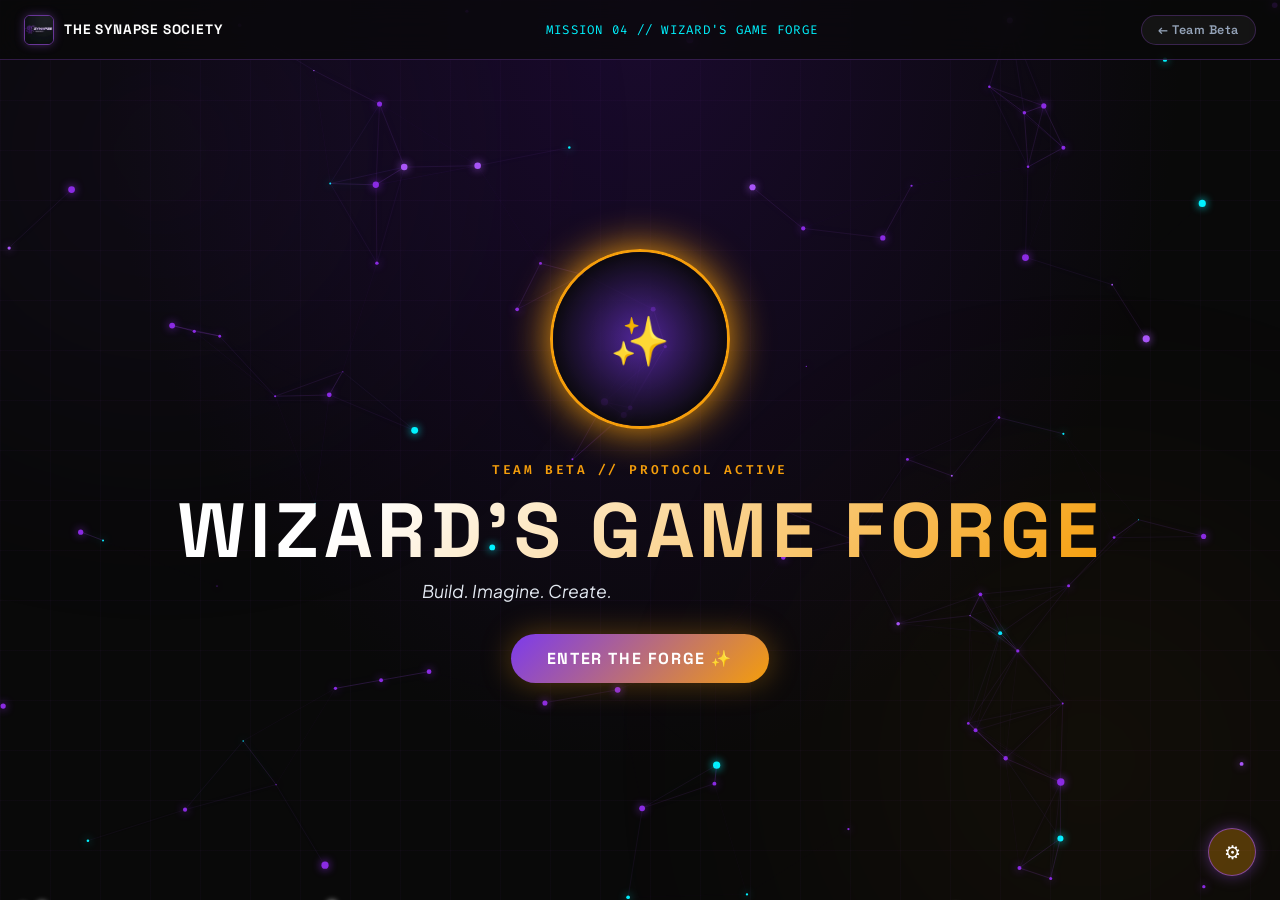
<file: missions/beta-m1.html>
<!DOCTYPE html>
<html lang="en">
<head>
  <meta charset="UTF-8">
  <meta name="viewport" content="width=device-width, initial-scale=1.0">
  <title>Mission 04 — Wizard's Game Forge | The Synapse Society</title>
  <link rel="stylesheet" href="../assets/css/main.css">
  <link rel="stylesheet" href="../assets/css/animations.css">
  <link rel="stylesheet" href="../assets/css/missions.css">
  <style>
    /* Magical colour overrides */
    :root {
      --magic-gold: #F59E0B;
      --magic-violet: #7C3AED;
      --magic-glow: rgba(245,158,11,0.35);
    }
    body { background: radial-gradient(ellipse at top, #1a0a2e 0%, #090909 60%); }

    /* Floating magic particles */
    .magic-particle {
      position: fixed; border-radius: 50%; pointer-events: none; z-index: 3;
      animation: magicFloat linear infinite;
    }
    @keyframes magicFloat {
      0%   { transform: translateY(100vh) scale(0); opacity: 0; }
      10%  { opacity: 1; }
      90%  { opacity: 0.7; }
      100% { transform: translateY(-10vh) scale(1.5) rotate(360deg); opacity: 0; }
    }

    /* Portal animation */
    .portal-ring {
      width: 180px; height: 180px; border-radius: 50%; margin: 0 auto;
      border: 3px solid var(--magic-gold);
      box-shadow: 0 0 40px var(--magic-gold), inset 0 0 40px rgba(124,58,237,0.5);
      animation: portalSpin 6s linear infinite, portalGlow 3s ease-in-out infinite alternate;
    }
    @keyframes portalSpin { to { transform: rotate(360deg); } }
    @keyframes portalGlow {
      from { box-shadow: 0 0 30px var(--magic-gold), inset 0 0 30px rgba(124,58,237,0.4); }
      to   { box-shadow: 0 0 70px var(--magic-gold), 0 0 120px rgba(124,58,237,0.3), inset 0 0 60px rgba(124,58,237,0.6); }
    }
    .portal-inner {
      width: 100%; height: 100%; border-radius: 50%;
      background: radial-gradient(circle, rgba(124,58,237,0.6) 0%, rgba(9,9,9,0.9) 70%);
      display: flex; align-items: center; justify-content: center;
      font-size: 3rem;
    }

    /* Requirement cards */
    .req-card {
      flex: 0 0 calc(33.333% - 1rem); min-width: 160px;
      padding: 1.4rem 1rem; border-radius: 16px; text-align: center;
      background: rgba(20,16,38,0.75); border: 1px solid rgba(245,158,11,0.25);
      backdrop-filter: blur(16px); transition: all 0.35s ease; cursor: default;
      animation: floatSlow 5s ease-in-out infinite;
    }
    .req-card:nth-child(2) { animation-delay: 0.5s; }
    .req-card:nth-child(3) { animation-delay: 1s; }
    .req-card:nth-child(4) { animation-delay: 1.5s; }
    .req-card:nth-child(5) { animation-delay: 2s; }
    .req-card:nth-child(6) { animation-delay: 2.5s; }
    .req-card:hover { border-color: var(--magic-gold); box-shadow: 0 0 25px var(--magic-glow); transform: translateY(-6px) scale(1.03); }
    .req-card-icon  { font-size: 2.2rem; margin-bottom: 0.5rem; }
    .req-card-label { font-family:'Space Grotesk',sans-serif; font-weight: 700; color: #fff; font-size: 0.9rem; }

    /* Inspiration carousel */
    .carousel-track   { display: flex; gap: 1.5rem; overflow-x: auto; padding: 1rem 0.5rem; scroll-behavior: smooth; scrollbar-width: thin; scrollbar-color: rgba(245,158,11,0.4) transparent; max-width: 900px; width: 90%; }
    .carousel-card    { flex: 0 0 220px; border-radius: 18px; overflow: hidden; border: 1px solid rgba(245,158,11,0.3); cursor: pointer; transition: all 0.3s ease; background: rgba(20,16,38,0.8); }
    .carousel-card:hover { transform: scale(1.05); border-color: var(--magic-gold); box-shadow: 0 10px 30px var(--magic-glow); }
    .carousel-thumb   { height: 130px; background: linear-gradient(135deg, var(--magic-violet), #090909); display: flex; align-items: center; justify-content: center; font-size: 3rem; }
    .carousel-info    { padding: 0.9rem; }
    .carousel-title   { font-family:'Space Grotesk',sans-serif; font-weight: 700; color: #fff; font-size: 0.9rem; margin-bottom: 0.3rem; }
    .carousel-sub     { font-size: 0.78rem; color: var(--text-muted); line-height: 1.4; }

    /* Prompt code block */
    .prompt-block {
      background: rgba(10,8,20,0.95); border: 1px solid rgba(245,158,11,0.3);
      border-radius: 16px; padding: 1.5rem; text-align: left; position: relative;
      max-width: 680px; width: 90%; font-family:'Fira Code',monospace; font-size: 0.85rem;
      color: var(--text-sub); line-height: 1.8;
    }
    .prompt-block::before { content:'GEMINI CANVAS PROMPT'; position:absolute; top:-10px; left:16px;
      background: var(--magic-gold); color:#000; font-family:'Space Grotesk',sans-serif;
      font-weight:700; font-size:0.65rem; letter-spacing:0.1em; padding:2px 10px; border-radius:10px; }
    .copy-btn { position:absolute; top:0.8rem; right:0.8rem; padding:6px 14px;
      background:rgba(245,158,11,0.2); border:1px solid rgba(245,158,11,0.5); border-radius:8px;
      color:var(--magic-gold); font-family:'Space Grotesk',sans-serif; font-weight:700; font-size:0.75rem;
      cursor:pointer; transition:all 0.25s ease; }
    .copy-btn:hover { background:var(--magic-gold); color:#000; }

    /* Judging cards */
    .judge-cards { display:flex; flex-wrap:wrap; gap:1.2rem; justify-content:center; max-width:760px; }
    .judge-card  { flex:0 0 calc(20% - 1rem); min-width:130px; padding:1.2rem 0.8rem; border-radius:14px;
      text-align:center; background:rgba(20,16,38,0.7); border:1px solid rgba(245,158,11,0.2);
      backdrop-filter:blur(16px); transition:all 0.3s ease; }
    .judge-card:hover { border-color:var(--magic-gold); box-shadow:0 0 20px var(--magic-glow); transform:translateY(-4px); }

    /* Big gold timer */
    .big-timer-fill.gold-mode { stroke: var(--magic-gold) !important; filter: drop-shadow(0 0 12px var(--magic-gold)) !important; }
  </style>
</head>
<body>
  <canvas id="neural-canvas"></canvas>
  <div class="ambient-glow top-left" style="background:radial-gradient(circle,rgba(124,58,237,0.3) 0%,transparent 70%);"></div>
  <div class="ambient-glow bottom-right" style="background:radial-gradient(circle,rgba(245,158,11,0.2) 0%,transparent 70%);"></div>
  <div class="grid-overlay"></div>
  <div class="glitch-fx" id="glitch-fx"></div>
  <div class="energy-pulse-overlay" id="energy-pulse"></div>

  <header class="mission-top-bar">
    <a href="../index.html" class="mission-top-logo">
      <img src="../assets/images/synapse_logo.jpg" alt="Synapse">
      <span>THE SYNAPSE SOCIETY</span>
    </a>
    <div class="mission-top-center" id="stage-indicator">MISSION 04 // WIZARD'S GAME FORGE</div>
    <div class="mission-top-right">
      <a href="../index.html#beta" class="mission-home-btn">← Team Beta</a>
    </div>
  </header>

  <!-- STAGE 1: Magical Opening -->
  <section class="stage active" id="stage-1">
    <div style="text-align:center;">
      <div class="portal-ring float-element" style="margin-bottom:2rem;">
        <div class="portal-inner">✨</div>
      </div>
      <p class="mission-label" style="color:var(--magic-gold);letter-spacing:0.2em;">TEAM BETA // PROTOCOL ACTIVE</p>
      <h1 class="mission-title-xl" style="background:linear-gradient(135deg,#fff 20%,var(--magic-gold) 100%);-webkit-background-clip:text;-webkit-text-fill-color:transparent;">WIZARD'S GAME FORGE</h1>
      <p class="mission-subtitle">Build. Imagine. Create.</p>
      <button class="btn-mission-primary" id="s1-next" style="background:linear-gradient(135deg,var(--magic-violet),var(--magic-gold));box-shadow:0 0 30px var(--magic-glow);">
        ENTER THE FORGE ✨
      </button>
    </div>
  </section>

  <!-- STAGE 2: Mission Story -->
  <section class="stage" id="stage-2">
    <div class="glass-mission-card" style="max-width:680px;width:90%;text-align:left;border-color:rgba(245,158,11,0.3);">
      <p style="font-size:1.2rem;margin-bottom:0.6rem;">📜</p>
      <p style="font-family:'Space Grotesk',sans-serif;font-weight:700;color:var(--magic-gold);font-size:1rem;margin-bottom:1rem;letter-spacing:0.05em;">MISSION BRIEF</p>
      <div class="typewriter-box" id="story-text"></div>
    </div>
    <button class="btn-mission-secondary" id="s2-next" style="margin-top:1.5rem;display:none;border-color:rgba(245,158,11,0.4);color:var(--magic-gold);">CONTINUE →</button>
  </section>

  <!-- STAGE 3: Objective + Requirements -->
  <section class="stage" id="stage-3">
    <p class="mission-label" style="color:var(--magic-gold);">🪄 YOUR OBJECTIVE</p>
    <h2 class="mission-title-lg" style="background:linear-gradient(135deg,#fff,var(--magic-gold));-webkit-background-clip:text;-webkit-text-fill-color:transparent;margin-bottom:0.8rem;">Create Your Wizard Game</h2>
    <p style="color:var(--text-sub);font-size:1rem;max-width:580px;margin-bottom:2rem;">Build the most creative, beautiful and playable wizard-themed browser game using Gemini Canvas. There are no limits to your imagination.</p>
    <div style="display:flex;flex-wrap:wrap;gap:1rem;justify-content:center;max-width:760px;">
      <div class="req-card"><div class="req-card-icon">🧙</div><div class="req-card-label">Magical Theme</div></div>
      <div class="req-card"><div class="req-card-icon">🎮</div><div class="req-card-label">Playable Character</div></div>
      <div class="req-card"><div class="req-card-icon">🏆</div><div class="req-card-label">Clear Goal</div></div>
      <div class="req-card"><div class="req-card-icon">⭐</div><div class="req-card-label">Score System</div></div>
      <div class="req-card"><div class="req-card-icon">✨</div><div class="req-card-label">Smooth Animations</div></div>
      <div class="req-card"><div class="req-card-icon">🎵</div><div class="req-card-label">Bonus Sound FX</div></div>
    </div>
    <button class="btn-mission-secondary" id="s3-next" style="margin-top:2rem;border-color:rgba(245,158,11,0.4);color:var(--magic-gold);">SEE INSPIRATION →</button>
  </section>

  <!-- STAGE 4: Inspiration Carousel -->
  <section class="stage" id="stage-4">
    <p class="mission-label" style="color:var(--magic-gold);">✨ INSPIRATION GALLERY</p>
    <h2 class="mission-title-lg" style="margin-bottom:1.5rem;">What Will You Build?</h2>
    <div class="carousel-track">
      <div class="carousel-card"><div class="carousel-thumb">🧹</div><div class="carousel-info"><div class="carousel-title">Catch the Golden Snitch</div><div class="carousel-sub">Flying broom · Golden Snitch · Quidditch stadium</div></div></div>
      <div class="carousel-card"><div class="carousel-thumb">⚔️</div><div class="carousel-info"><div class="carousel-title">Wizard Duel</div><div class="carousel-sub">Magical spells · Dark wizard · Lightning effects</div></div></div>
      <div class="carousel-card"><div class="carousel-thumb">🏰</div><div class="carousel-info"><div class="carousel-title">Escape the Castle</div><div class="carousel-sub">Moving staircases · Magic doors · Secret rooms</div></div></div>
      <div class="carousel-card"><div class="carousel-thumb">🧪</div><div class="carousel-info"><div class="carousel-title">Potion Master</div><div class="carousel-sub">Cauldrons · Potion ingredients · Magic lab</div></div></div>
      <div class="carousel-card"><div class="carousel-thumb">🌲</div><div class="carousel-info"><div class="carousel-title">Forbidden Forest</div><div class="carousel-sub">Dark trees · Mystical creatures · Hidden treasure</div></div></div>
      <div class="carousel-card"><div class="carousel-thumb">🔮</div><div class="carousel-info"><div class="carousel-title">Spell Defender</div><div class="carousel-sub">Protect the castle using magical spells</div></div></div>
    </div>
    <button class="btn-mission-secondary" id="s4-next" style="margin-top:1.5rem;border-color:rgba(245,158,11,0.4);color:var(--magic-gold);">VIEW PROMPT →</button>
  </section>

  <!-- STAGE 5: Gemini Canvas Prompt -->
  <section class="stage" id="stage-5">
    <p class="mission-label" style="color:var(--magic-gold);">🤖 GEMINI CANVAS PROMPT</p>
    <h2 class="mission-title-lg" style="margin-bottom:1.5rem;">Start With This</h2>
    <div class="prompt-block" id="prompt-block">
      <button class="copy-btn" id="copy-btn">COPY</button>
      Create a playable wizard-themed browser game using HTML, CSS and JavaScript.<br><br>
      The game should include:<br>
      • Beautiful magical environment<br>
      • Smooth character movement<br>
      • Attractive UI<br>
      • Win/Lose screen<br>
      • Score system<br>
      • Timer<br>
      • Smooth animations<br>
      • Fantasy-inspired visual effects<br><br>
      Then improve this prompt with your own creative ideas.
    </div>
    <p style="color:var(--text-muted);font-size:0.85rem;margin-top:1rem;font-style:italic;">Copy this prompt into Gemini Canvas, then make it your own.</p>
    <button class="btn-mission-secondary" id="s5-next" style="margin-top:1.2rem;border-color:rgba(245,158,11,0.4);color:var(--magic-gold);">START FORGE ⚒ →</button>
  </section>

  <!-- STAGE 6: 5-Minute Timer -->
  <section class="stage" id="stage-6">
    <p class="mission-label" style="color:var(--magic-gold);">⚡ FORGE IN PROGRESS</p>
    <h2 class="mission-title-lg" style="background:linear-gradient(135deg,#fff,var(--magic-gold));-webkit-background-clip:text;-webkit-text-fill-color:transparent;margin-bottom:0.5rem;">5-Minute Challenge</h2>
    <p style="color:var(--text-muted);font-size:0.9rem;margin-bottom:1.5rem;">Build your wizard game using Gemini Canvas. Make it magical. Make it yours.</p>

    <div class="mission-big-timer">
      <svg viewBox="0 0 260 260">
        <circle class="big-timer-track" cx="130" cy="130" r="114"/>
        <circle id="big-timer-fill" class="big-timer-fill gold-mode" cx="130" cy="130" r="114"
          style="stroke-dasharray:716.3;stroke-dashoffset:0;stroke:var(--magic-gold);filter:drop-shadow(0 0 12px var(--magic-gold));"/>
      </svg>
      <div class="big-timer-center">
        <div id="big-timer-digits" class="big-timer-digits">05:00</div>
        <div class="timer-label" style="color:var(--magic-gold);">REMAINING</div>
      </div>
      <div class="big-timer-orbit" style="border-color:rgba(245,158,11,0.3);">
        <div class="orbit-particle" style="background:var(--magic-gold);box-shadow:0 0 8px var(--magic-gold);"></div>
      </div>
    </div>

    <div style="display:flex;gap:1rem;margin-top:1.5rem;">
      <button class="btn-mission-primary" id="forge-start-btn" style="background:linear-gradient(135deg,var(--magic-violet),var(--magic-gold));">▶ START FORGE</button>
      <button class="btn-mission-secondary" id="forge-pause-btn" style="display:none;">⏸ PAUSE</button>
    </div>
    <button class="btn-mission-secondary" id="s6-next" style="margin-top:1rem;border-color:rgba(245,158,11,0.4);color:var(--magic-gold);">TIME'S UP →</button>
  </section>

  <!-- STAGE 7: Judging Criteria -->
  <section class="stage" id="stage-7">
    <p class="mission-label" style="color:var(--magic-gold);">⭐ JUDGING CRITERIA</p>
    <h2 class="mission-title-lg" style="margin-bottom:1.5rem;">The Great Wizarding Showcase</h2>
    <p style="color:var(--text-sub);font-size:1rem;margin-bottom:2rem;">Let the magic begin.</p>
    <div class="judge-cards">
      <div class="judge-card"><div style="font-size:2rem;">🎨</div><div style="font-family:'Space Grotesk',sans-serif;font-weight:700;color:#fff;font-size:0.85rem;margin-top:0.5rem;">Creativity</div></div>
      <div class="judge-card"><div style="font-size:2rem;">🎮</div><div style="font-family:'Space Grotesk',sans-serif;font-weight:700;color:#fff;font-size:0.85rem;margin-top:0.5rem;">Gameplay</div></div>
      <div class="judge-card"><div style="font-size:2rem;">✨</div><div style="font-family:'Space Grotesk',sans-serif;font-weight:700;color:#fff;font-size:0.85rem;margin-top:0.5rem;">Visual Design</div></div>
      <div class="judge-card"><div style="font-size:2rem;">🤖</div><div style="font-family:'Space Grotesk',sans-serif;font-weight:700;color:#fff;font-size:0.85rem;margin-top:0.5rem;">AI Use</div></div>
      <div class="judge-card"><div style="font-size:2rem;">⭐</div><div style="font-family:'Space Grotesk',sans-serif;font-weight:700;color:#fff;font-size:0.85rem;margin-top:0.5rem;">Extra Features</div></div>
    </div>
    <p style="color:var(--magic-gold);font-family:'Space Grotesk',sans-serif;font-weight:700;letter-spacing:0.08em;margin-top:2rem;font-size:1rem;">Every great creation begins with imagination.</p>
    <a href="../index.html#beta"><button class="btn-mission-secondary" style="margin-top:1.5rem;border-color:rgba(245,158,11,0.4);color:var(--magic-gold);">← RETURN TO TEAM BETA</button></a>
  </section>

  <!-- Presenter -->
  <button class="presenter-toggle-fab" id="presenter-fab" style="background:rgba(245,158,11,0.3);">⚙</button>
  <div class="presenter-panel" id="presenter-panel">
    <h3 style="color:var(--magic-gold);">⚙ Presenter Panel</h3>
    <button class="presenter-btn" id="pp-prev">← Previous</button>
    <button class="presenter-btn" id="pp-next">Next Stage →</button>
    <button class="presenter-btn" id="pp-start-timer">▶ Start Timer</button>
    <button class="presenter-btn danger" id="pp-restart">↺ Restart</button>
  </div>

  <script src="../assets/js/sounds.js"></script>
  <script src="../assets/js/neural-canvas.js"></script>
  <script src="../assets/js/missions/beta-m1.js"></script>
</body>
</html>
</file>
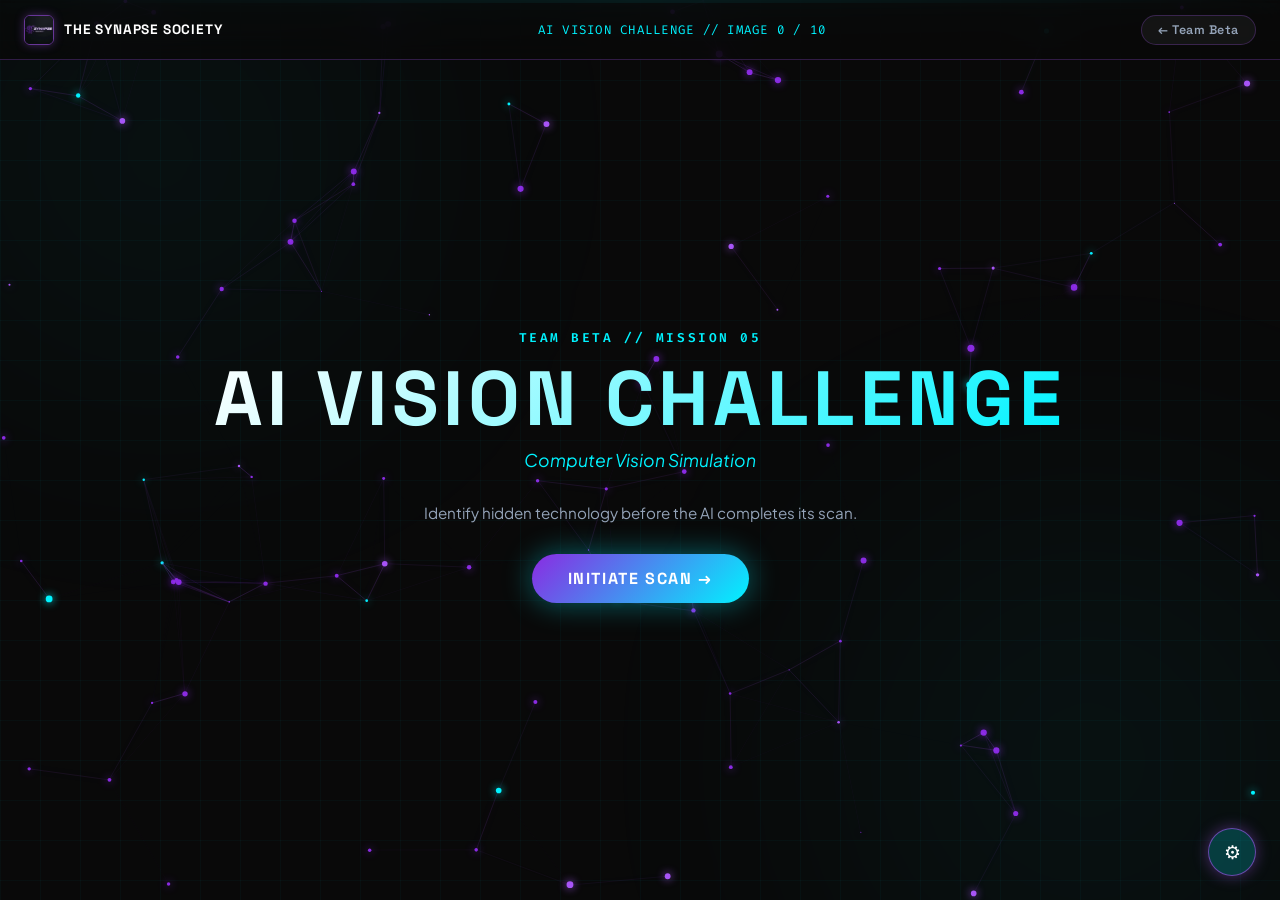
<file: missions/beta-m2.html>
<!DOCTYPE html>
<html lang="en">
<head>
  <meta charset="UTF-8">
  <meta name="viewport" content="width=device-width, initial-scale=1.0">
  <title>Mission 05 — AI Vision Challenge | The Synapse Society</title>
  <link rel="stylesheet" href="../assets/css/main.css">
  <link rel="stylesheet" href="../assets/css/animations.css">
  <link rel="stylesheet" href="../assets/css/missions.css">
  <style>
    /* HUD scanning grid background */
    .hud-grid-bg {
      position: fixed; inset: 0; z-index: 2; pointer-events: none;
      background-image:
        linear-gradient(rgba(0,243,255,0.03) 1px, transparent 1px),
        linear-gradient(90deg, rgba(0,243,255,0.03) 1px, transparent 1px);
      background-size: 40px 40px;
    }
    .scan-wave {
      position: fixed; top: 0; left: 0; right: 0; height: 3px;
      background: linear-gradient(90deg, transparent, rgba(0,243,255,0.6), transparent);
      box-shadow: 0 0 15px rgba(0,243,255,0.4);
      z-index: 4; pointer-events: none;
      animation: scanWave 4s linear infinite;
    }
    @keyframes scanWave { 0% { top:0; opacity:1; } 95% { top:100vh; opacity:0.5; } 100% { top:100vh; opacity:0; } }

    /* AI Feedback tags */
    .ai-feedback-tag {
      display: inline-block; padding: 6px 16px; border-radius: 20px;
      background: rgba(0,243,255,0.12); border: 1px solid rgba(0,243,255,0.3);
      font-family: 'Fira Code', monospace; font-size: 0.75rem; color: var(--accent-cyan);
      letter-spacing: 0.08em; margin: 0.5rem; animation: tagPop 0.4s ease both;
    }
    @keyframes tagPop { from { transform:scale(0.7); opacity:0; } to { transform:scale(1); opacity:1; } }

    /* Image placeholder cards */
    .vision-img-placeholder {
      width: 100%; aspect-ratio: 1; border-radius: 10px;
      display: flex; align-items: center; justify-content: center;
      font-size: 4rem; background: rgba(0,0,0,0.6);
      border: 1px solid rgba(0,243,255,0.2);
      transform-origin: center;
    }

    /* Observation bar */
    .obs-bar-wrap { max-width: 480px; width: 90%; }
    .obs-bar { height: 8px; background: rgba(255,255,255,0.05); border-radius: 4px; overflow: hidden; }
    .obs-fill { height: 100%; background: linear-gradient(90deg, var(--neon-purple), var(--accent-cyan)); border-radius: 4px; transition: width 0.8s ease; box-shadow: 0 0 10px var(--accent-cyan); }
  </style>
</head>
<body>
  <canvas id="neural-canvas"></canvas>
  <div class="hud-grid-bg"></div>
  <div class="scan-wave"></div>
  <div class="ambient-glow top-left" style="background:radial-gradient(circle,rgba(0,243,255,0.2) 0%,transparent 70%);"></div>
  <div class="ambient-glow bottom-right"></div>
  <div class="glitch-fx" id="glitch-fx"></div>
  <div class="energy-pulse-overlay" id="energy-pulse"></div>

  <header class="mission-top-bar">
    <a href="../index.html" class="mission-top-logo">
      <img src="../assets/images/synapse_logo.jpg" alt="Synapse">
      <span>THE SYNAPSE SOCIETY</span>
    </a>
    <div class="mission-top-center" id="q-progress-label">AI VISION CHALLENGE // IMAGE 0 / 10</div>
    <div class="mission-top-right">
      <a href="../index.html#beta" class="mission-home-btn">← Team Beta</a>
    </div>
  </header>

  <!-- STAGE 1: Opening -->
  <section class="stage active" id="stage-1">
    <p class="mission-label" style="color:var(--accent-cyan);letter-spacing:0.2em;">TEAM BETA // MISSION 05</p>
    <h1 class="mission-title-xl" style="background:linear-gradient(135deg,#fff,var(--accent-cyan));-webkit-background-clip:text;-webkit-text-fill-color:transparent;">AI VISION CHALLENGE</h1>
    <p class="mission-subtitle" style="color:var(--accent-cyan);">Computer Vision Simulation</p>
    <p class="mission-subtitle" style="color:var(--text-muted);font-style:normal;font-size:0.95rem;max-width:500px;">Identify hidden technology before the AI completes its scan.</p>
    <button class="btn-mission-primary" id="s1-next" style="background:linear-gradient(135deg,var(--primary-purple),var(--accent-cyan));box-shadow:0 0 30px rgba(0,243,255,0.4);">
      INITIATE SCAN →
    </button>
  </section>

  <!-- STAGE 2: Story + Objective -->
  <section class="stage" id="stage-2">
    <div class="glass-mission-card" style="max-width:640px;width:90%;text-align:left;border-color:rgba(0,243,255,0.3);margin-bottom:1.5rem;">
      <p class="mission-label" style="color:var(--accent-cyan);">MISSION BRIEF</p>
      <p style="color:var(--text-sub);font-size:1rem;line-height:1.8;">
        Artificial Intelligence can recognize objects from only a handful of pixels.<br>
        Can humans do the same?<br><br>
        Your mission is to identify hidden technology before the AI completes its scan.<br>
        <span style="color:var(--accent-cyan);font-weight:700;">Every pixel matters.</span>
      </p>
    </div>
    <ul class="rules-list" id="rules-list">
      <li class="rule-item" style="border-color:rgba(0,243,255,0.2);"><span class="rule-icon">👀</span>Observe every detail carefully</li>
      <li class="rule-item" style="border-color:rgba(0,243,255,0.2);"><span class="rule-icon">✋</span>Raise your hand — do not shout</li>
      <li class="rule-item" style="border-color:rgba(0,243,255,0.2);"><span class="rule-icon">⏱</span>One guess per image</li>
      <li class="rule-item" style="border-color:rgba(0,243,255,0.2);"><span class="rule-icon">🏆</span>Fastest correct answer wins the round</li>
      <li class="rule-item" style="border-color:rgba(0,243,255,0.2);"><span class="rule-icon">💡</span>Stay focused — every detail matters</li>
    </ul>
    <button class="btn-mission-primary" id="s2-next" style="margin-top:1.5rem;background:linear-gradient(135deg,var(--primary-purple),var(--accent-cyan));box-shadow:0 0 25px rgba(0,243,255,0.3);">BEGIN SCANNING →</button>
  </section>

  <!-- STAGE 3: Challenge Engine -->
  <section class="stage" id="stage-3">

    <!-- Scanning phase -->
    <div id="scan-phase">
      <p class="mission-label" style="color:var(--accent-cyan);" id="scan-label">SCANNING OBJECT...</p>
      <div class="signal-loader-bar" style="background:rgba(0,243,255,0.08);">
        <div class="signal-loader-fill" id="scan-fill" style="background:linear-gradient(90deg,var(--neon-purple),var(--accent-cyan));"></div>
      </div>
      <p style="font-family:'Fira Code',monospace;font-size:0.78rem;color:var(--text-muted);margin-top:0.5rem;" id="scan-status">Initializing visual analysis...</p>
      <div id="scan-pct" style="font-family:'Fira Code',monospace;font-size:2rem;font-weight:700;color:var(--accent-cyan);margin-top:0.5rem;text-shadow:0 0 20px var(--accent-cyan);">0%</div>
    </div>

    <!-- Image phase -->
    <div id="image-phase" style="display:none;text-align:center;width:100%;">
      <div class="question-counter" style="color:var(--accent-cyan);" id="challenge-counter">CHALLENGE 01 / 10</div>
      <p style="color:var(--text-muted);font-size:0.85rem;margin-bottom:0.8rem;" id="challenge-question">Can you identify this technology?</p>

      <div class="scanner-frame" style="margin:0 auto;max-width:380px;width:90%;">
        <div class="scanner-img-wrap" id="scanner-img-wrap" style="border-color:var(--accent-cyan);box-shadow:0 0 30px rgba(0,243,255,0.3);aspect-ratio:1;position:relative;overflow:hidden;">
          <div id="vision-render-box" style="width:100%;height:100%;display:flex;align-items:center;justify-content:center;transform:scale(8);transition:transform 2.5s cubic-bezier(0.25,0.46,0.45,0.94);background:#0a0e17;"></div>
          <div class="scanner-scan-line"></div>
          <div class="scanner-corner sc-tl"></div>
          <div class="scanner-corner sc-tr"></div>
          <div class="scanner-corner sc-bl"></div>
          <div class="scanner-corner sc-br"></div>
          <div class="hud-label hud-tl" id="hud-tl">OBJECT</div>
          <div class="hud-label hud-tr" id="hud-tr">UNKNOWN</div>
          <div class="hud-label hud-bl" id="hud-bl">CLASSIFICATION</div>
          <div class="hud-label hud-br" id="hud-br">AI ANALYSIS</div>
        </div>
      </div>

      <div id="ai-feedback-tags" style="margin-top:0.8rem;"></div>

      <!-- Interactive Zoom Slider -->
      <div class="zoom-control-bar" style="max-width:380px;margin:0.8rem auto 0;display:flex;align-items:center;gap:12px;background:rgba(0,243,255,0.08);padding:8px 16px;border-radius:20px;border:1px solid rgba(0,243,255,0.25);">
        <span style="font-family:'Fira Code',monospace;font-size:0.75rem;color:var(--accent-cyan);font-weight:700;">🔍 ZOOM LEVEL</span>
        <input type="range" id="zoom-slider" min="100" max="500" value="500" style="flex:1;accent-color:var(--accent-cyan);cursor:pointer;">
        <span id="zoom-val-label" style="font-family:'Fira Code',monospace;font-size:0.8rem;color:#fff;font-weight:700;min-width:38px;">5.0x</span>
      </div>

      <button class="btn-mission-primary" id="reveal-btn" style="margin-top:1rem;background:linear-gradient(135deg,var(--primary-purple),var(--accent-cyan));box-shadow:0 0 25px rgba(0,243,255,0.3);">REVEAL OBJECT</button>
    </div>

    <!-- Answer phase -->
    <div id="answer-phase" style="display:none;text-align:center;width:100%;">
      <p class="mission-label" style="color:var(--accent-cyan);">✓ OBJECT IDENTIFIED</p>
      <div class="reveal-card visible" style="max-width:560px;margin:0 auto 1rem;border-color:rgba(0,243,255,0.4);">
        <div class="reveal-card-title" style="color:var(--accent-cyan);" id="answer-name"></div>
        <div class="reveal-card-body" id="answer-desc"></div>
      </div>
      <div class="obs-bar-wrap" style="margin:0 auto 1rem;">
        <div style="display:flex;justify-content:space-between;font-family:'Fira Code',monospace;font-size:0.72rem;color:var(--text-muted);margin-bottom:4px;">
          <span>OBSERVATION LEVEL</span><span id="obs-pct-label">0%</span>
        </div>
        <div class="obs-bar"><div class="obs-fill" id="obs-fill" style="width:0%;"></div></div>
      </div>
      <button class="btn-mission-primary" id="next-challenge-btn" style="background:linear-gradient(135deg,var(--primary-purple),var(--accent-cyan));box-shadow:0 0 25px rgba(0,243,255,0.3);">NEXT OBJECT →</button>
    </div>
  </section>

  <!-- STAGE 4: End Screen -->
  <section class="stage" id="stage-4">
    <div style="text-align:center;max-width:600px;">
      <div class="intro-logo-box float-element" style="margin:0 auto 2rem;width:90px;height:90px;">
        <img src="../assets/images/synapse_logo.jpg" class="intro-logo-img assembled" alt="Synapse" style="border-radius:18px;">
      </div>
      <p class="mission-label" style="color:var(--accent-cyan);">VISION TRAINING COMPLETE</p>
      <h1 class="mission-title-xl" style="background:linear-gradient(135deg,#fff,var(--accent-cyan));-webkit-background-clip:text;-webkit-text-fill-color:transparent;margin-bottom:0.5rem;">Mission Complete</h1>
      <p class="mission-subtitle" style="color:var(--text-sub);">Your observation skills have been successfully enhanced.<br>You now see technology the way AI does.</p>
      <div class="obs-bar-wrap" style="margin:1.5rem auto;">
        <div class="obs-bar"><div class="obs-fill" style="width:100%;"></div></div>
      </div>
      <p class="mission-quote" style="margin:1.5rem auto;max-width:480px;">Great engineers don't just build technology. They learn to observe it differently.</p>
      <a href="../index.html#beta"><button class="btn-mission-secondary" style="margin-top:1.5rem;border-color:rgba(0,243,255,0.4);color:var(--accent-cyan);">← RETURN TO TEAM BETA</button></a>
    </div>
  </section>

  <!-- Presenter -->
  <button class="presenter-toggle-fab" id="presenter-fab" style="background:rgba(0,243,255,0.2);">⚙</button>
  <div class="presenter-panel" id="presenter-panel">
    <h3 style="color:var(--accent-cyan);">⚙ Presenter Panel</h3>
    <label>Jump to Challenge</label>
    <select id="pp-jump-sel"></select>
    <button class="presenter-btn" id="pp-jump-btn">Jump</button>
    <hr style="border-color:rgba(255,255,255,0.08);margin:0.8rem 0;">
    <button class="presenter-btn" id="pp-reveal-pp">Reveal Object</button>
    <button class="presenter-btn" id="pp-next-c">Next Challenge →</button>
    <button class="presenter-btn danger" id="pp-restart">↺ Restart</button>
  </div>

  <script src="../assets/js/sounds.js"></script>
  <script src="../assets/js/neural-canvas.js"></script>
  <script src="../assets/js/missions/beta-m2.js"></script>
</body>
</html>
</file>
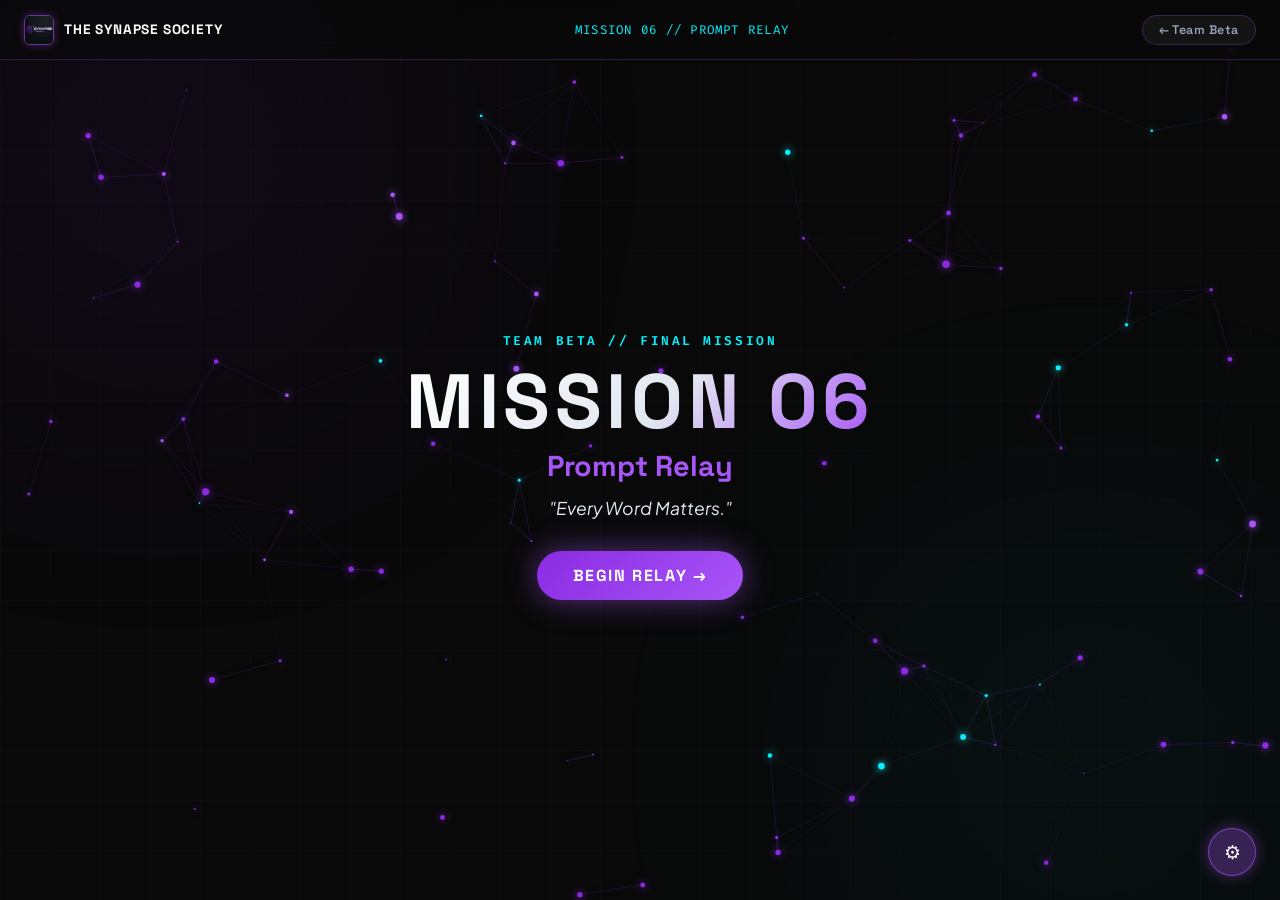
<file: missions/beta-m3.html>
<!DOCTYPE html>
<html lang="en">
<head>
  <meta charset="UTF-8">
  <meta name="viewport" content="width=device-width, initial-scale=1.0">
  <title>Mission 06 — Prompt Relay | The Synapse Society</title>
  <link rel="stylesheet" href="../assets/css/main.css">
  <link rel="stylesheet" href="../assets/css/animations.css">
  <link rel="stylesheet" href="../assets/css/missions.css">
  <style>
    /* Prompt Carousel */
    .prompt-carousel { display:flex; gap:1.5rem; overflow-x:auto; padding:1rem 0.5rem;
      scroll-behavior:smooth; scrollbar-width:thin; scrollbar-color:rgba(168,85,247,0.4) transparent;
      max-width:900px; width:90%; }
    .prompt-card {
      flex:0 0 220px; padding:1.6rem 1.2rem; border-radius:18px; cursor:pointer;
      background:rgba(20,16,38,0.8); border:1px solid var(--border-glass);
      transition:all 0.3s ease; text-align:center; position:relative;
    }
    .prompt-card:hover { border-color:var(--neon-purple); transform:scale(1.04);
      box-shadow:0 10px 30px rgba(168,85,247,0.3); }
    .prompt-card.selected { border-color:var(--neon-purple); box-shadow:0 0 30px rgba(168,85,247,0.4);
      background:rgba(168,85,247,0.15); }
    .prompt-card-emoji { font-size:2.8rem; margin-bottom:0.8rem; }
    .prompt-card-text  { font-size:0.85rem; color:var(--text-sub); line-height:1.5; }

    /* Prompt Reveal Modal */
    .prompt-modal-overlay { position:fixed; inset:0; background:rgba(5,5,8,0.85);
      backdrop-filter:blur(14px); z-index:500; display:flex; align-items:center; justify-content:center;
      opacity:0; pointer-events:none; transition:opacity 0.4s ease; }
    .prompt-modal-overlay.active { opacity:1; pointer-events:auto; }
    .prompt-modal-card { max-width:600px; width:90%; background:rgba(20,16,38,0.95);
      border:1px solid var(--border-glass-bright); border-radius:24px; padding:2.5rem;
      transform:scale(0.9); transition:transform 0.4s cubic-bezier(0.16,1,0.3,1); text-align:center; }
    .prompt-modal-overlay.active .prompt-modal-card { transform:scale(1); }
    .prompt-display-text { font-family:'Plus Jakarta Sans',sans-serif; font-size:1.1rem;
      color:#fff; line-height:1.7; font-weight:500; margin:1.5rem 0 2rem;
      background:rgba(168,85,247,0.1); border:1px solid var(--border-glass); border-radius:12px; padding:1.2rem; }

    /* Agent Network */
    .agent-chain-wrap { position:relative; max-width:860px; width:95%; overflow-x:auto; }
    .agent-row { display:flex; align-items:center; justify-content:center; gap:0; padding:1rem 0; min-width:600px; }

    /* Comparison */
    .diff-legend { display:flex; gap:1.5rem; justify-content:center; flex-wrap:wrap; margin-bottom:1rem; }
    .diff-legend-item { display:flex; align-items:center; gap:6px; font-family:'Fira Code',monospace; font-size:0.75rem; }
    .diff-dot { width:10px; height:10px; border-radius:50%; }
    .diff-dot.match   { background:#4ade80; }
    .diff-dot.changed { background:#fbbf24; }
    .diff-dot.missing { background:#f87171; }
  </style>
</head>
<body>
  <canvas id="neural-canvas"></canvas>
  <div class="ambient-glow top-left"></div>
  <div class="ambient-glow bottom-right" style="background:radial-gradient(circle,rgba(0,243,255,0.18) 0%,transparent 70%);"></div>
  <div class="grid-overlay"></div>
  <div class="glitch-fx" id="glitch-fx"></div>
  <div class="energy-pulse-overlay" id="energy-pulse"></div>

  <header class="mission-top-bar">
    <a href="../index.html" class="mission-top-logo">
      <img src="../assets/images/synapse_logo.jpg" alt="Synapse">
      <span>THE SYNAPSE SOCIETY</span>
    </a>
    <div class="mission-top-center" id="stage-indicator">MISSION 06 // PROMPT RELAY</div>
    <div class="mission-top-right">
      <a href="../index.html#beta" class="mission-home-btn">← Team Beta</a>
    </div>
  </header>

  <!-- STAGE 1: Opening -->
  <section class="stage active" id="stage-1">
    <p class="mission-label">TEAM BETA // FINAL MISSION</p>
    <h1 class="mission-title-xl" style="margin-bottom:0.3rem;">MISSION 06</h1>
    <h2 style="font-family:'Space Grotesk',sans-serif;font-size:1.8rem;font-weight:700;color:var(--neon-purple);margin-bottom:0.8rem;">Prompt Relay</h2>
    <p class="mission-subtitle">"Every Word Matters."</p>
    <button class="btn-mission-primary" id="s1-next">BEGIN RELAY →</button>
  </section>

  <!-- STAGE 2: Mission Brief -->
  <section class="stage" id="stage-2">
    <div class="glass-mission-card" style="max-width:660px;width:90%;text-align:left;">
      <p class="mission-label">MISSION BRIEF</p>
      <div class="typewriter-box" id="brief-text"></div>
    </div>
    <button class="btn-mission-secondary" id="s2-next" style="margin-top:1.5rem;display:none;">CONTINUE →</button>
  </section>

  <!-- STAGE 3: Objective + Rules -->
  <section class="stage" id="stage-3">
    <p class="mission-label">MISSION PROTOCOL</p>
    <h2 class="mission-title-lg" style="margin-bottom:1.5rem;">How It Works</h2>
    <ul class="rules-list" id="rules-list">
      <li class="rule-item"><span class="rule-icon">👥</span>Team of 10 students per relay</li>
      <li class="rule-item"><span class="rule-icon">👂</span>First agent reads the prompt only once</li>
      <li class="rule-item"><span class="rule-icon">🤫</span>Whisper to the next agent — only once</li>
      <li class="rule-item"><span class="rule-icon">🚫</span>No writing or repeating allowed</li>
      <li class="rule-item"><span class="rule-icon">📵</span>No phones during transmission</li>
      <li class="rule-item"><span class="rule-icon">🎨</span>Agent 10 generates the image in Gemini</li>
      <li class="rule-item"><span class="rule-icon">🏆</span>Closest recreation wins</li>
    </ul>
    <button class="btn-mission-secondary" id="s3-next" style="margin-top:1.5rem;">SELECT PROMPT →</button>
  </section>

  <!-- STAGE 4: Prompt Selection (Secret) -->
  <section class="stage" id="stage-4">
    <p class="mission-label">MISSION PROMPT LIBRARY</p>
    <h2 class="mission-title-lg" style="margin-bottom:0.5rem;">Select Starting Prompt (Secret)</h2>
    <p style="color:var(--text-muted);font-size:0.85rem;margin-bottom:1.5rem;">Agent 1: Click a card to view and reveal your secret prompt.</p>
    <div class="prompt-carousel" id="prompt-carousel">
      <!-- Injected by JS -->
    </div>
    <button class="btn-mission-primary" id="s4-next" style="margin-top:1.5rem;opacity:0.4;pointer-events:none;" disabled>START TRANSMISSION →</button>
  </section>

  <!-- STAGE 5: Prompt Reveal Modal + Network -->
  <section class="stage" id="stage-5">
    <p class="mission-label">TRANSMISSION NETWORK</p>
    <h2 class="mission-title-lg" style="margin-bottom:0.5rem;">Agent Communication Chain</h2>
    <p style="color:var(--text-muted);font-size:0.85rem;margin-bottom:1.5rem;">Click "Advance" as each agent receives the whisper.</p>

    <div class="agent-chain-wrap">
      <div class="agent-row" id="agent-row">
        <!-- Injected by JS -->
      </div>
    </div>

    <div style="display:flex;gap:1rem;justify-content:center;margin-top:1.5rem;flex-wrap:wrap;">
      <button class="btn-mission-primary" id="advance-btn">▶ ADVANCE</button>
      <button class="btn-mission-secondary" id="s5-next" style="display:none;">PROCEED TO GENERATION →</button>
    </div>
  </section>

  <!-- STAGE 6: Agent 10 Input -->
  <section class="stage" id="stage-6">
    <p class="mission-label">FINAL TRANSMISSION</p>
    <h2 class="mission-title-lg" style="margin-bottom:0.5rem;">Agent 10 Prompt Input</h2>
    <p style="color:var(--text-sub);font-size:0.95rem;margin-bottom:1.5rem;">Agent 10: Type the exact prompt you heard from Agent 9 below.</p>
    <div class="glass-mission-card" style="max-width:620px;width:92%;text-align:left;padding:2rem;">
      <div style="font-family:'Space Grotesk',sans-serif;font-weight:700;color:#fff;font-size:1rem;margin-bottom:0.8rem;">Agent 10 Final Prompt:</div>
      <textarea id="agent10-prompt-textarea" rows="4" style="width:100%;background:rgba(0,0,0,0.6);border:1px solid var(--neon-purple);color:#fff;border-radius:12px;padding:1rem;font-family:'Plus Jakarta Sans',sans-serif;font-size:1rem;outline:none;line-height:1.6;" placeholder="Type what Agent 10 heard..."></textarea>
    </div>
    <button class="btn-mission-primary" id="s6-next" style="margin-top:1.5rem;">PROCEED TO COMPARISON & SIMILARITY →</button>
  </section>

  <!-- STAGE 7: Grand Reveal (comparison & similarity percentage) -->
  <section class="stage" id="stage-7">
    <p class="mission-label" style="color:#F59E0B;">⭐ GRAND REVEAL</p>
    <h2 class="mission-title-lg" style="margin-bottom:0.5rem;">Prompt Similarity Analysis</h2>

    <!-- Similarity Score Badge -->
    <div id="similarity-score-badge" style="display:none;margin:1rem auto 1.5rem;padding:1rem 2rem;border-radius:20px;background:rgba(168,85,247,0.15);border:2px solid var(--neon-purple);max-width:320px;text-align:center;">
      <div style="font-family:'Fira Code',monospace;font-size:0.8rem;color:var(--text-muted);letter-spacing:0.1em;">SIMILARITY SCORE</div>
      <div id="similarity-percentage" style="font-family:'Space Grotesk',sans-serif;font-size:3rem;font-weight:900;color:var(--accent-cyan);text-shadow:0 0 20px var(--accent-cyan);">0%</div>
    </div>

    <div class="compare-wrap" style="margin-bottom:1.5rem;">
      <div class="compare-side">
        <div class="compare-label original">ORIGINAL PROMPT (AGENT 1)</div>
        <div class="compare-prompt-text" id="original-prompt-display">—</div>
      </div>
      <div class="compare-side">
        <div class="compare-label generated">RECEIVED PROMPT (AGENT 10)</div>
        <div class="compare-prompt-text" id="final-prompt-display">—</div>
      </div>
    </div>
    <div class="diff-legend">
      <div class="diff-legend-item"><div class="diff-dot match"></div><span>Matching Words</span></div>
      <div class="diff-legend-item"><div class="diff-dot changed"></div><span>Modified Words</span></div>
      <div class="diff-legend-item"><div class="diff-dot missing"></div><span>Missing Words</span></div>
    </div>
    <button class="btn-mission-primary" id="compare-btn" style="margin-top:1rem;background:linear-gradient(135deg,var(--neon-purple),var(--accent-cyan));">⚡ CALCULATE SIMILARITY & DIFF</button>
    <div id="diff-result" style="display:none;margin-top:1.5rem;max-width:750px;width:92%;"></div>
    <button class="btn-mission-secondary" id="s7-next" style="margin-top:1.5rem;display:none;">VIEW LESSON →</button>
  </section>

  <!-- STAGE 8: Learning + Mission Complete -->
  <section class="stage" id="stage-8">
    <div class="glass-mission-card" style="max-width:600px;width:90%;margin-bottom:2rem;">
      <p class="mission-label">WHY DID IT CHANGE?</p>
      <p style="color:var(--text-sub);font-size:1rem;line-height:1.8;">
        AI only understands the instructions it receives.<br>
        Even small changes in wording can completely change the final result.<br><br>
        <span style="color:var(--neon-purple);font-weight:700;">This is why Prompt Engineering is one of the most valuable AI skills today.</span>
      </p>
    </div>
    <div class="mission-quote" style="margin:0 auto 2rem;max-width:560px;">
      "The difference between a good AI result and a great one often comes down to just a few carefully chosen words."
    </div>
    <div class="intro-logo-box float-element" style="margin:0 auto 1.5rem;width:80px;height:80px;">
      <img src="../assets/images/synapse_logo.jpg" class="intro-logo-img assembled" alt="Synapse" style="border-radius:16px;">
    </div>
    <p style="color:var(--neon-purple);font-family:'Space Grotesk',sans-serif;font-weight:700;font-size:1rem;letter-spacing:0.08em;margin-bottom:1.5rem;">MISSION COMPLETE // PROTOCOL BETA COMPLETE</p>
    <p style="color:var(--text-muted);font-size:0.88rem;margin-bottom:2rem;">Thank you for participating. See you at the Synapse Launch Event.</p>
    <a href="../index.html#beta"><button class="btn-mission-primary">← RETURN TO TEAM BETA</button></a>
  </section>

  <!-- Prompt Reveal Modal -->
  <div class="prompt-modal-overlay" id="prompt-modal">
    <div class="prompt-modal-card">
      <p class="mission-label" style="margin-bottom:0.5rem;">SELECTED PROMPT</p>
      <div id="modal-prompt-emoji" style="font-size:3rem;margin-bottom:0.5rem;"></div>
      <div class="prompt-display-text" id="modal-prompt-text"></div>
      <div style="display:flex;gap:1rem;justify-content:center;">
        <button class="btn-mission-secondary" id="modal-cancel">CHOOSE AGAIN</button>
        <button class="btn-mission-primary" id="modal-confirm">START TRANSMISSION</button>
      </div>
    </div>
  </div>

  <!-- Presenter -->
  <button class="presenter-toggle-fab" id="presenter-fab">⚙</button>
  <div class="presenter-panel" id="presenter-panel">
    <h3>⚙ Presenter Panel</h3>
    <button class="presenter-btn" id="pp-prev">← Previous</button>
    <button class="presenter-btn" id="pp-next">Next Stage →</button>
    <button class="presenter-btn" id="pp-advance">▶ Advance Agent</button>
    <hr style="border-color:rgba(255,255,255,0.08);margin:0.8rem 0;">
    <button class="presenter-btn danger" id="pp-restart">↺ Restart</button>
  </div>

  <script src="../assets/js/sounds.js"></script>
  <script src="../assets/js/neural-canvas.js"></script>
  <script src="../assets/js/missions/beta-m3.js"></script>
</body>
</html>
</file>
<file: assets/css/main.css>
/* ==========================================================================
   THE SYNAPSE SOCIETY - SYNAPSE AI TRAINING SIMULATOR FRAMEWORK
   Design System & Styling Core
   ========================================================================== */

@import url('https://fonts.googleapis.com/css2?family=Fira+Code:wght@400;500&family=Plus+Jakarta+Sans:wght@300;400;500;600;700;800&family=Space+Grotesk:wght@400;500;600;700&display=swap');

:root {
  /* Color Palette */
  --bg-dark: #090909;
  --bg-dark-alt: #0e0d16;
  --bg-glass: rgba(16, 14, 28, 0.65);
  --bg-glass-card: rgba(24, 20, 42, 0.55);
  --bg-glass-hover: rgba(38, 30, 64, 0.75);
  
  --primary-purple: #8A2BE2;
  --neon-purple: #A855F7;
  --violet-glow: #9333EA;
  --soft-purple: rgba(138, 43, 226, 0.25);
  --deep-purple-glow: rgba(168, 85, 247, 0.35);
  
  --accent-cyan: #00F3FF;
  --accent-gold: #F59E0B;
  --accent-green: #10B981;
  --accent-rose: #F43F5E;
  
  --text-main: #FFFFFF;
  --text-sub: #E2E8F0;
  --text-muted: #94A3B8;
  --text-dim: #64748B;
  
  --border-glass: rgba(168, 85, 247, 0.25);
  --border-glass-bright: rgba(168, 85, 247, 0.6);
  --border-cyan: rgba(0, 243, 255, 0.4);
  
  /* Typography */
  --font-display: 'Space Grotesk', system-ui, sans-serif;
  --font-body: 'Plus Jakarta Sans', system-ui, sans-serif;
  --font-mono: 'Fira Code', monospace;
  
  /* Easing & Transitions */
  --ease-out-expo: cubic-bezier(0.16, 1, 0.3, 1);
  --transition-fast: 0.25s var(--ease-out-expo);
  --transition-normal: 0.45s var(--ease-out-expo);
  --transition-slow: 0.85s var(--ease-out-expo);
}

/* Global Reset */
*, *::before, *::after {
  box-sizing: border-box;
  margin: 0;
  padding: 0;
  user-select: none;
  -webkit-user-select: none;
}

html, body {
  width: 100vw;
  height: 100vh;
  height: 100dvh;
  background-color: var(--bg-dark);
  color: var(--text-main);
  font-family: var(--font-body);
  overflow: hidden;
  position: relative;
  -webkit-font-smoothing: antialiased;
}

/* Background Canvas */
#neural-canvas {
  position: fixed;
  top: 0;
  left: 0;
  width: 100%;
  height: 100%;
  z-index: 1;
  pointer-events: none;
}

/* Ambient Radial Glows */
.ambient-glow {
  position: fixed;
  border-radius: 50%;
  filter: blur(140px);
  pointer-events: none;
  z-index: 0;
  opacity: 0.5;
  transition: opacity 1.5s ease;
}

.ambient-glow.top-left {
  top: -15%;
  left: -10%;
  width: 45vw;
  height: 45vw;
  background: radial-gradient(circle, rgba(138, 43, 226, 0.35) 0%, rgba(0,0,0,0) 70%);
}

.ambient-glow.bottom-right {
  bottom: -20%;
  right: -10%;
  width: 50vw;
  height: 50vw;
  background: radial-gradient(circle, rgba(0, 243, 255, 0.2) 0%, rgba(0,0,0,0) 70%);
}

.ambient-glow.center-burst {
  top: 50%;
  left: 50%;
  transform: translate(-50%, -50%);
  width: 60vw;
  height: 60vw;
  background: radial-gradient(circle, rgba(168, 85, 247, 0.15) 0%, rgba(0,0,0,0) 65%);
}

/* Grid Overlay for Cyberpunk Depth */
.grid-overlay {
  position: fixed;
  top: 0;
  left: 0;
  width: 100vw;
  height: 100vh;
  background-image: 
    linear-gradient(rgba(168, 85, 247, 0.03) 1px, transparent 1px),
    linear-gradient(90deg, rgba(168, 85, 247, 0.03) 1px, transparent 1px);
  background-size: 50px 50px;
  z-index: 2;
  pointer-events: none;
}

/* App Master Shell */
#app-shell {
  position: relative;
  width: 100vw;
  height: 100vh;
  z-index: 10;
  display: flex;
  flex-direction: column;
}

/* Header Navigation Bar */
.top-header {
  position: fixed;
  top: 0;
  left: 0;
  width: 100%;
  height: 72px;
  padding: 0 2rem;
  display: flex;
  align-items: center;
  justify-content: space-between;
  z-index: 100;
  background: rgba(9, 9, 9, 0.65);
  backdrop-filter: blur(20px);
  -webkit-backdrop-filter: blur(20px);
  border-bottom: 1px solid var(--border-glass);
  transition: opacity 0.5s ease, transform 0.5s ease;
}

.top-header.hidden {
  opacity: 0;
  pointer-events: none;
  transform: translateY(-20px);
}

.brand-container {
  display: flex;
  align-items: center;
  gap: 12px;
  cursor: pointer;
}

.brand-logo {
  width: 36px;
  height: 36px;
  border-radius: 8px;
  object-fit: cover;
  border: 1px solid var(--border-glass-bright);
  box-shadow: 0 0 12px var(--deep-purple-glow);
}

.brand-title-group {
  display: flex;
  flex-direction: column;
}

.brand-name {
  font-family: var(--font-display);
  font-size: 1rem;
  font-weight: 700;
  letter-spacing: 0.08em;
  background: linear-gradient(135deg, #FFF 30%, var(--neon-purple) 100%);
  -webkit-background-clip: text;
  -webkit-text-fill-color: transparent;
}

.brand-subtitle {
  font-size: 0.68rem;
  color: var(--text-muted);
  letter-spacing: 0.05em;
  font-weight: 500;
}

.nav-links {
  display: flex;
  align-items: center;
  gap: 1.5rem;
}

.nav-item {
  color: var(--text-sub);
  font-size: 0.85rem;
  font-weight: 600;
  letter-spacing: 0.04em;
  text-decoration: none;
  padding: 6px 14px;
  border-radius: 20px;
  background: rgba(255, 255, 255, 0.03);
  border: 1px solid transparent;
  transition: all var(--transition-fast);
  cursor: pointer;
}

.nav-item:hover, .nav-item.active {
  color: #FFF;
  border-color: var(--border-glass-bright);
  background: rgba(168, 85, 247, 0.15);
  box-shadow: 0 0 12px var(--soft-purple);
}

.nav-actions {
  display: flex;
  align-items: center;
  gap: 10px;
}

.icon-btn {
  width: 38px;
  height: 38px;
  border-radius: 10px;
  background: rgba(255, 255, 255, 0.05);
  border: 1px solid var(--border-glass);
  color: var(--text-sub);
  display: flex;
  align-items: center;
  justify-content: center;
  cursor: pointer;
  transition: all var(--transition-fast);
}

.icon-btn:hover {
  color: #FFF;
  border-color: var(--border-glass-bright);
  background: rgba(168, 85, 247, 0.2);
}

.icon-btn svg {
  width: 18px;
  height: 18px;
  stroke: currentColor;
}

/* Fullscreen Section Container */
.section-view {
  position: absolute;
  top: 0;
  left: 0;
  width: 100vw;
  height: 100vh;
  padding-top: 72px;
  padding-bottom: 40px;
  display: flex;
  flex-direction: column;
  align-items: center;
  justify-content: center;
  opacity: 0;
  visibility: hidden;
  transform: scale(0.96) blur(6px);
  transition: opacity 0.6s var(--ease-out-expo), transform 0.6s var(--ease-out-expo), filter 0.6s var(--ease-out-expo), visibility 0.6s;
  overflow: hidden;
  z-index: 10;
}

.section-view.active {
  opacity: 1;
  visibility: visible;
  transform: scale(1) blur(0px);
  z-index: 20;
}

/* ==========================================================================
   1. INTRO / OPENING SEQUENCE SCREEN
   ========================================================================== */
#intro-screen {
  background: var(--bg-dark);
  z-index: 200;
  text-align: center;
}

.intro-content {
  display: flex;
  flex-direction: column;
  align-items: center;
  justify-content: center;
  max-width: 650px;
  padding: 2rem;
  z-index: 10;
}

.intro-logo-box {
  position: relative;
  width: 140px;
  height: 140px;
  margin: 0 auto 2rem;
  display: flex;
  align-items: center;
  justify-content: center;
}

.intro-logo-img {
  width: 140px;
  height: 140px;
  border-radius: 28px;
  object-fit: contain;
  background: rgba(9, 9, 9, 0.8);
  border: 2px solid var(--neon-purple);
  box-shadow: 0 0 40px var(--neon-purple);
  opacity: 0;
  transform: scale(0.8);
  transition: all 1.2s cubic-bezier(0.16, 1, 0.3, 1);
}

.intro-logo-img.assembled {
  opacity: 1;
  transform: scale(1);
  animation: logoPulseGlow 3s ease-in-out infinite alternate;
}

@keyframes logoPulseGlow {
  0% { box-shadow: 0 0 25px var(--deep-purple-glow); }
  100% { box-shadow: 0 0 55px var(--neon-purple), 0 0 20px var(--accent-cyan); }
}

.intro-main-title {
  font-family: var(--font-display);
  font-size: 2.8rem;
  font-weight: 800;
  letter-spacing: 0.12em;
  background: linear-gradient(135deg, #FFFFFF 0%, #E2E8F0 50%, var(--neon-purple) 100%);
  -webkit-background-clip: text;
  -webkit-text-fill-color: transparent;
  margin-bottom: 0.5rem;
  opacity: 0;
  transform: translateY(15px);
  transition: all 0.8s var(--ease-out-expo) 0.2s;
}

.intro-main-title.visible {
  opacity: 1;
  transform: translateY(0);
}

.intro-subtitle {
  font-size: 1.15rem;
  color: var(--accent-cyan);
  font-weight: 600;
  letter-spacing: 0.15em;
  text-transform: uppercase;
  margin-bottom: 2rem;
  opacity: 0;
  transition: all 0.8s var(--ease-out-expo) 0.4s;
}

.intro-subtitle.visible {
  opacity: 1;
}

.boot-status-box {
  width: 100%;
  max-width: 420px;
  background: rgba(18, 14, 34, 0.7);
  border: 1px solid var(--border-glass);
  border-radius: 16px;
  padding: 1.2rem 1.5rem;
  backdrop-filter: blur(16px);
  opacity: 0;
  transition: all 0.8s ease 0.6s;
}

.boot-status-box.visible {
  opacity: 1;
}

.boot-text {
  font-family: var(--font-mono);
  font-size: 0.85rem;
  color: var(--text-sub);
  margin-bottom: 0.8rem;
  display: flex;
  align-items: center;
  justify-content: space-between;
}

.progress-bar-track {
  width: 100%;
  height: 6px;
  background: rgba(255, 255, 255, 0.08);
  border-radius: 3px;
  overflow: hidden;
}

.progress-bar-fill {
  height: 100%;
  width: 0%;
  background: linear-gradient(90deg, var(--primary-purple), var(--accent-cyan));
  box-shadow: 0 0 10px var(--accent-cyan);
  transition: width 0.1s linear;
}

/* Skip / Enter Button */
.skip-btn {
  margin-top: 1.5rem;
  padding: 10px 24px;
  border-radius: 30px;
  background: rgba(168, 85, 247, 0.15);
  border: 1px solid var(--border-glass-bright);
  color: var(--text-main);
  font-family: var(--font-display);
  font-weight: 600;
  font-size: 0.85rem;
  letter-spacing: 0.08em;
  cursor: pointer;
  transition: all var(--transition-fast);
  opacity: 0;
}

.skip-btn.visible {
  opacity: 1;
}

.skip-btn:hover {
  background: var(--neon-purple);
  box-shadow: 0 0 20px var(--neon-purple);
  transform: translateY(-2px);
}

/* ==========================================================================
   2. HOME SCREEN (Protocol Selection)
   ========================================================================== */
.home-header {
  text-align: center;
  margin-bottom: 2.5rem;
  z-index: 10;
}

.home-title {
  font-family: var(--font-display);
  font-size: 2.8rem;
  font-weight: 800;
  letter-spacing: 0.05em;
  background: linear-gradient(135deg, #FFFFFF 20%, #CBD5E1 60%, var(--neon-purple) 100%);
  -webkit-background-clip: text;
  -webkit-text-fill-color: transparent;
  margin-bottom: 0.4rem;
}

.home-subtitle {
  font-size: 1.05rem;
  color: var(--accent-cyan);
  font-weight: 600;
  letter-spacing: 0.12em;
  text-transform: uppercase;
}

.protocol-cards-container {
  display: flex;
  align-items: center;
  justify-content: center;
  gap: 2.5rem;
  max-width: 1100px;
  width: 90%;
  perspective: 1200px;
  z-index: 10;
}

.protocol-card {
  flex: 1;
  max-width: 480px;
  min-height: 380px;
  background: var(--bg-glass-card);
  backdrop-filter: blur(20px);
  -webkit-backdrop-filter: blur(20px);
  border: 1px solid var(--border-glass);
  border-radius: 24px;
  padding: 2.5rem 2rem;
  display: flex;
  flex-direction: column;
  align-items: flex-start;
  justify-content: space-between;
  position: relative;
  overflow: hidden;
  cursor: pointer;
  transform-style: preserve-3d;
  transition: transform 0.15s ease-out, border-color 0.3s ease, box-shadow 0.3s ease;
}

.protocol-card::before {
  content: '';
  position: absolute;
  top: 0;
  left: 0;
  right: 0;
  height: 2px;
  background: linear-gradient(90deg, transparent, var(--neon-purple), transparent);
  opacity: 0.4;
  transition: opacity 0.3s ease;
}

.protocol-card:hover {
  border-color: var(--border-glass-bright);
  box-shadow: 0 20px 40px rgba(0, 0, 0, 0.6), 0 0 35px var(--deep-purple-glow);
}

.protocol-card:hover::before {
  opacity: 1;
}

.protocol-card.beta-card::before {
  background: linear-gradient(90deg, transparent, var(--accent-cyan), transparent);
}

.protocol-card.beta-card:hover {
  border-color: var(--border-cyan);
  box-shadow: 0 20px 40px rgba(0, 0, 0, 0.6), 0 0 35px rgba(0, 243, 255, 0.25);
}

.card-top {
  width: 100%;
  display: flex;
  align-items: center;
  justify-content: space-between;
  margin-bottom: 1.5rem;
}

.team-badge {
  font-family: var(--font-mono);
  font-size: 0.72rem;
  font-weight: 600;
  letter-spacing: 0.12em;
  padding: 6px 14px;
  border-radius: 20px;
  background: rgba(168, 85, 247, 0.15);
  border: 1px solid var(--border-glass);
  color: var(--neon-purple);
}

.protocol-card.beta-card .team-badge {
  background: rgba(0, 243, 255, 0.12);
  border-color: var(--border-cyan);
  color: var(--accent-cyan);
}

.card-icon {
  font-size: 2.8rem;
  filter: drop-shadow(0 0 12px var(--neon-purple));
  animation: iconFloat 4s ease-in-out infinite;
}

@keyframes iconFloat {
  0%, 100% { transform: translateY(0); }
  50% { transform: translateY(-8px); }
}

.card-title {
  font-family: var(--font-display);
  font-size: 2rem;
  font-weight: 800;
  letter-spacing: 0.05em;
  color: #FFF;
  margin-bottom: 0.2rem;
}

.card-subtitle {
  font-size: 0.92rem;
  color: var(--accent-cyan);
  font-weight: 600;
  letter-spacing: 0.08em;
  margin-bottom: 1rem;
}

.card-desc {
  font-size: 0.95rem;
  color: var(--text-sub);
  line-height: 1.6;
  margin-bottom: 2rem;
}

.btn-enter-protocol {
  width: 100%;
  padding: 14px 24px;
  border-radius: 16px;
  background: linear-gradient(135deg, rgba(138, 43, 226, 0.4), rgba(168, 85, 247, 0.6));
  border: 1px solid var(--border-glass-bright);
  color: #FFF;
  font-family: var(--font-display);
  font-size: 0.95rem;
  font-weight: 700;
  letter-spacing: 0.1em;
  display: flex;
  align-items: center;
  justify-content: center;
  gap: 10px;
  cursor: pointer;
  transition: all var(--transition-normal);
  box-shadow: 0 4px 15px rgba(0,0,0,0.3);
}

.protocol-card:hover .btn-enter-protocol {
  background: linear-gradient(135deg, var(--primary-purple), var(--neon-purple));
  box-shadow: 0 0 25px var(--neon-purple);
  transform: translateY(-2px);
}

.protocol-card.beta-card .btn-enter-protocol {
  background: linear-gradient(135deg, rgba(0, 243, 255, 0.3), rgba(168, 85, 247, 0.5));
  border-color: var(--border-cyan);
}

.protocol-card.beta-card:hover .btn-enter-protocol {
  background: linear-gradient(135deg, rgba(0, 243, 255, 0.8), var(--primary-purple));
  box-shadow: 0 0 25px var(--accent-cyan);
}

/* ==========================================================================
   3. TEAM ALPHA & TEAM BETA STAGES
   ========================================================================== */
.protocol-stage-container {
  width: 100%;
  max-width: 1200px;
  height: 100%;
  display: flex;
  flex-direction: column;
  align-items: center;
  justify-content: space-between;
  padding: 1rem 2rem;
  position: relative;
  z-index: 10;
}

.protocol-header {
  text-align: center;
  margin-bottom: 1.5rem;
}

.protocol-header h1 {
  font-family: var(--font-display);
  font-size: 2.5rem;
  font-weight: 800;
  letter-spacing: 0.08em;
  background: linear-gradient(135deg, #FFF, var(--neon-purple));
  -webkit-background-clip: text;
  -webkit-text-fill-color: transparent;
}

.protocol-header.beta h1 {
  background: linear-gradient(135deg, #FFF, var(--accent-cyan));
  -webkit-background-clip: text;
  -webkit-text-fill-color: transparent;
}

.protocol-header p {
  font-size: 1rem;
  color: var(--accent-cyan);
  font-weight: 600;
  letter-spacing: 0.1em;
}

/* Connected Mission Path Container */
.mission-path-wrapper {
  width: 100%;
  flex: 1;
  display: flex;
  align-items: center;
  justify-content: center;
  position: relative;
}

/* Animated SVG Connecting Paths */
.path-svg-lines {
  position: absolute;
  top: 0;
  left: 0;
  width: 100%;
  height: 100%;
  pointer-events: none;
  z-index: 1;
}

.path-svg-line {
  stroke: var(--neon-purple);
  stroke-width: 3;
  stroke-dasharray: 8 8;
  animation: dashPulse 25s linear infinite;
  opacity: 0.6;
}

.protocol-header.beta ~ .mission-path-wrapper .path-svg-line {
  stroke: var(--accent-cyan);
}

@keyframes dashPulse {
  to { stroke-dashoffset: -1000; }
}

.mission-cards-grid {
  display: flex;
  align-items: center;
  justify-content: space-between;
  width: 100%;
  gap: 2rem;
  z-index: 5;
}

/* Mission Card */
.mission-card {
  flex: 1;
  max-width: 340px;
  background: var(--bg-glass-card);
  backdrop-filter: blur(16px);
  -webkit-backdrop-filter: blur(16px);
  border: 1px solid var(--border-glass);
  border-radius: 20px;
  padding: 1.8rem 1.4rem;
  display: flex;
  flex-direction: column;
  align-items: flex-start;
  position: relative;
  transition: all var(--transition-normal);
}

.mission-card:hover {
  transform: translateY(-8px);
  border-color: var(--border-glass-bright);
  box-shadow: 0 15px 30px rgba(0,0,0,0.5), 0 0 25px var(--deep-purple-glow);
}

.mission-card.locked {
  opacity: 0.7;
  border-color: rgba(255, 255, 255, 0.08);
}

.mission-card.complete {
  border-color: var(--accent-green);
  box-shadow: 0 0 20px rgba(16, 185, 129, 0.25);
}

.mission-top-bar {
  width: 100%;
  display: flex;
  align-items: center;
  justify-content: space-between;
  margin-bottom: 1rem;
}

.mission-badge {
  font-family: var(--font-mono);
  font-size: 0.75rem;
  font-weight: 700;
  letter-spacing: 0.1em;
  color: var(--accent-cyan);
}

.status-tag {
  font-family: var(--font-mono);
  font-size: 0.65rem;
  font-weight: 700;
  padding: 4px 10px;
  border-radius: 12px;
  letter-spacing: 0.08em;
  text-transform: uppercase;
}

.status-tag.locked {
  background: rgba(244, 63, 94, 0.15);
  color: var(--accent-rose);
  border: 1px solid rgba(244, 63, 94, 0.3);
}

.status-tag.unlocked {
  background: rgba(0, 243, 255, 0.15);
  color: var(--accent-cyan);
  border: 1px solid var(--border-cyan);
}

.status-tag.complete {
  background: rgba(16, 185, 129, 0.15);
  color: var(--accent-green);
  border: 1px solid rgba(16, 185, 129, 0.4);
}

.mission-icon {
  font-size: 2.2rem;
  margin-bottom: 0.8rem;
}

.mission-title {
  font-family: var(--font-display);
  font-size: 1.25rem;
  font-weight: 700;
  color: #FFF;
  margin-bottom: 0.4rem;
}

.mission-desc {
  font-size: 0.85rem;
  color: var(--text-sub);
  line-height: 1.5;
  margin-bottom: 1.5rem;
  min-height: 3.2em;
}

.btn-launch-mission {
  width: 100%;
  padding: 10px 18px;
  border-radius: 12px;
  background: rgba(168, 85, 247, 0.2);
  border: 1px solid var(--border-glass-bright);
  color: #FFF;
  font-family: var(--font-display);
  font-size: 0.85rem;
  font-weight: 700;
  letter-spacing: 0.06em;
  cursor: pointer;
  transition: all var(--transition-fast);
  display: flex;
  align-items: center;
  justify-content: center;
  gap: 8px;
}

.btn-launch-mission:hover:not(:disabled) {
  background: var(--neon-purple);
  box-shadow: 0 0 15px var(--neon-purple);

}

.btn-launch-mission:disabled {
  opacity: 0.5;
  cursor: not-allowed;
  border-color: rgba(255,255,255,0.1);
}

/* Protocol Footer Actions */
.protocol-bottom-bar {
  display: flex;
  align-items: center;
  gap: 1.5rem;
  margin-top: 1rem;
}

.btn-return-home {
  padding: 10px 22px;
  border-radius: 20px;
  background: rgba(255, 255, 255, 0.05);
  border: 1px solid var(--border-glass);
  color: var(--text-sub);
  font-family: var(--font-display);
  font-size: 0.85rem;
  font-weight: 600;
  letter-spacing: 0.06em;
  cursor: pointer;
  transition: all var(--transition-fast);
}

.btn-return-home:hover {
  color: #FFF;
  border-color: var(--border-glass-bright);
  background: rgba(168, 85, 247, 0.2);
}

.completion-banner {
  padding: 8px 18px;
  border-radius: 20px;
  background: rgba(16, 185, 129, 0.15);
  border: 1px solid var(--accent-green);
  color: var(--accent-green);
  font-family: var(--font-mono);
  font-size: 0.8rem;
  font-weight: 700;
  letter-spacing: 0.08em;
}

/* ==========================================================================
   4. MODULAR MISSION LAUNCHER MODAL
   ========================================================================== */
.modal-overlay {
  position: fixed;
  top: 0;
  left: 0;
  width: 100vw;
  height: 100vh;
  background: rgba(5, 5, 8, 0.8);
  backdrop-filter: blur(12px);
  -webkit-backdrop-filter: blur(12px);
  z-index: 1000;
  display: flex;
  align-items: center;
  justify-content: center;
  opacity: 0;
  pointer-events: none;
  transition: opacity 0.4s ease;
}

.modal-overlay.active {
  opacity: 1;
  pointer-events: auto;
}

.mission-modal-card {
  width: 90%;
  max-width: 650px;
  background: var(--bg-glass-card);
  border: 1px solid var(--border-glass-bright);
  border-radius: 24px;
  padding: 2.5rem;
  position: relative;
  box-shadow: 0 25px 50px rgba(0, 0, 0, 0.7), 0 0 40px var(--deep-purple-glow);
  transform: scale(0.9) translateY(20px);
  transition: transform 0.4s var(--ease-out-expo);
}

.modal-overlay.active .mission-modal-card {
  transform: scale(1) translateY(0);
}

.modal-close-btn {
  position: absolute;
  top: 1.5rem;
  right: 1.5rem;
  width: 32px;
  height: 32px;
  border-radius: 50%;
  background: rgba(255, 255, 255, 0.08);
  border: none;
  color: var(--text-sub);
  font-size: 1.2rem;
  display: flex;
  align-items: center;
  justify-content: center;
  cursor: pointer;
  transition: all var(--transition-fast);
}

.modal-close-btn:hover {
  background: rgba(244, 63, 94, 0.3);
  color: #FFF;
}

.modal-header {
  margin-bottom: 1.5rem;
}

.modal-badge {
  font-family: var(--font-mono);
  font-size: 0.75rem;
  color: var(--accent-cyan);
  font-weight: 700;
  letter-spacing: 0.1em;
  margin-bottom: 0.4rem;
}

.modal-title {
  font-family: var(--font-display);
  font-size: 1.8rem;
  font-weight: 800;
  color: #FFF;
}

.modal-body {
  font-size: 0.95rem;
  color: var(--text-sub);
  line-height: 1.6;
  margin-bottom: 2rem;
}

.modal-actions {
  display: flex;
  align-items: center;
  justify-content: flex-end;
  gap: 1rem;
}

/* ==========================================================================
   5. MINIMAL FOOTER
   ========================================================================== */
.minimal-footer {
  position: fixed;
  bottom: 0;
  left: 0;
  width: 100%;
  height: 40px;
  padding: 0 2rem;
  display: flex;
  align-items: center;
  justify-content: center;
  gap: 8px;
  z-index: 90;
  background: rgba(9, 9, 9, 0.4);
  backdrop-filter: blur(8px);
  border-top: 1px solid rgba(255, 255, 255, 0.05);
  font-size: 0.78rem;
  color: var(--text-muted);
  letter-spacing: 0.05em;
}

.footer-logo {
  width: 14px;
  height: 14px;
  border-radius: 4px;
  box-shadow: 0 0 6px var(--neon-purple);
}

/* Responsive Queries */
@media (max-width: 900px) {
  .protocol-cards-container {
    flex-direction: column;
    gap: 1.5rem;
  }
  .protocol-card {
    min-height: auto;
    width: 100%;
  }
  .mission-cards-grid {
    flex-direction: column;
    gap: 1.2rem;
  }
  .path-svg-lines {
    display: none;
  }
  .intro-main-title {
    font-size: 2rem;
  }
}
</file>
<file: assets/css/animations.css>
/* ==========================================================================
   THE SYNAPSE SOCIETY - ANIMATION FX & CINEMATIC TRANSITIONS
   ========================================================================== */

/* Particle Dissolve Screen Wipe */
.screen-wipe-overlay {
  position: fixed;
  top: 0;
  left: 0;
  width: 100vw;
  height: 100vh;
  background: radial-gradient(circle at center, #1a0a2e 0%, #090909 100%);
  z-index: 999;
  opacity: 0;
  pointer-events: none;
  transform: scaleY(0);
  transform-origin: top center;
  transition: none;
}

.screen-wipe-overlay.wipe-in {
  animation: wipeIn 0.55s cubic-bezier(0.77, 0, 0.175, 1) forwards;
}

.screen-wipe-overlay.wipe-out {
  animation: wipeOut 0.55s cubic-bezier(0.77, 0, 0.175, 1) forwards;
}

@keyframes wipeIn {
  0%   { opacity: 1; transform: scaleY(0); transform-origin: top center; }
  100% { opacity: 1; transform: scaleY(1); transform-origin: top center; }
}

@keyframes wipeOut {
  0%   { opacity: 1; transform: scaleY(1); transform-origin: bottom center; }
  100% { opacity: 0; transform: scaleY(0); transform-origin: bottom center; }
}

/* Glitch Flash Transition */
#glitch-overlay {
  position: fixed;
  top: 0;
  left: 0;
  width: 100vw;
  height: 100vh;
  background: #000;
  z-index: 9998;
  opacity: 0;
  pointer-events: none;
  overflow: hidden;
}

#glitch-overlay.active {
  animation: glitchBurst 0.55s cubic-bezier(0.25, 0.46, 0.45, 0.94) forwards;
}

@keyframes glitchBurst {
  0%   { opacity: 0; filter: none; }
  12%  { opacity: 1; filter: invert(1) hue-rotate(90deg); transform: skewX(8deg) scale(1.03); }
  28%  { opacity: 0.7; filter: contrast(300%) brightness(160%); transform: skewX(-10deg) translateY(-8px); }
  50%  { opacity: 0.9; filter: hue-rotate(270deg); transform: skewX(4deg) translateX(12px); }
  72%  { opacity: 0.6; filter: none; transform: skewX(-2deg); }
  100% { opacity: 0; filter: none; transform: none; }
}

/* Section Entry Animations */
@keyframes fadeUp {
  from { opacity: 0; transform: translateY(22px); }
  to   { opacity: 1; transform: translateY(0); }
}

@keyframes fadeIn {
  from { opacity: 0; }
  to   { opacity: 1; }
}

@keyframes scaleReveal {
  from { opacity: 0; transform: scale(0.88); }
  to   { opacity: 1; transform: scale(1); }
}

@keyframes slideLeft {
  from { opacity: 0; transform: translateX(30px); }
  to   { opacity: 1; transform: translateX(0); }
}

@keyframes slideRight {
  from { opacity: 0; transform: translateX(-30px); }
  to   { opacity: 1; transform: translateX(0); }
}

.anim-fade-up        { animation: fadeUp 0.6s var(--ease-out-expo) both; }
.anim-fade-up-delay  { animation: fadeUp 0.6s var(--ease-out-expo) 0.15s both; }
.anim-fade-up-delay2 { animation: fadeUp 0.6s var(--ease-out-expo) 0.3s both; }
.anim-fade-in        { animation: fadeIn 0.6s ease both; }
.anim-scale-reveal   { animation: scaleReveal 0.6s var(--ease-out-expo) both; }
.anim-slide-left     { animation: slideLeft 0.6s var(--ease-out-expo) both; }
.anim-slide-right    { animation: slideRight 0.6s var(--ease-out-expo) both; }

/* Float Micro-animation */
@keyframes floatSlow {
  0%, 100% { transform: translateY(0px); }
  50%       { transform: translateY(-10px); }
}

.float-element { animation: floatSlow 5s ease-in-out infinite; }
.float-element-delayed { animation: floatSlow 6.5s ease-in-out 1.5s infinite; }

/* Shimmer Hover Sweep */
.shimmer-card {
  position: relative;
  overflow: hidden;
}

.shimmer-card::after {
  content: '';
  position: absolute;
  top: 0;
  left: -80%;
  width: 60%;
  height: 100%;
  background: linear-gradient(
    90deg,
    rgba(255,255,255,0) 0%,
    rgba(255,255,255,0.06) 50%,
    rgba(255,255,255,0) 100%
  );
  transform: skewX(-20deg);
  transition: left 0.65s var(--ease-out-expo);
  pointer-events: none;
}

.shimmer-card:hover::after {
  left: 140%;
}

/* Glow Pulse on Interactive Elements */
@keyframes glowPulse {
  0%, 100% { box-shadow: 0 0 10px var(--deep-purple-glow); }
  50%       { box-shadow: 0 0 24px var(--neon-purple), 0 0 50px var(--deep-purple-glow); }
}

.glow-pulse { animation: glowPulse 2.5s ease-in-out infinite; }

/* Neural Network Path Connector */
@keyframes dashFlow {
  to { stroke-dashoffset: -40; }
}

@keyframes dashFlowCyan {
  to { stroke-dashoffset: -40; }
}

.path-node-alpha {
  stroke: var(--neon-purple);
  stroke-width: 2.5;
  stroke-dasharray: 10 6;
  animation: dashFlow 1.4s linear infinite;
  opacity: 0.65;
}

.path-node-beta {
  stroke: var(--accent-cyan);
  stroke-width: 2.5;
  stroke-dasharray: 10 6;
  animation: dashFlowCyan 1.4s linear infinite;
  opacity: 0.65;
}

/* Scanline Effect on Protocol Cards */
.scanline-card {
  position: relative;
  overflow: hidden;
}

.scanline-card::after {
  content: '';
  position: absolute;
  top: -100%;
  left: 0;
  width: 100%;
  height: 80%;
  background: linear-gradient(
    180deg,
    rgba(168, 85, 247, 0) 0%,
    rgba(168, 85, 247, 0.06) 50%,
    rgba(168, 85, 247, 0) 100%
  );
  animation: scanlineSweep 5s linear infinite;
  pointer-events: none;
}

@keyframes scanlineSweep {
  0%   { top: -80%; }
  100% { top: 200%; }
}

/* Winner / Complete Burst Ring */
@keyframes burstRing {
  0%   { transform: translate(-50%, -50%) scale(0.5); opacity: 0.9; }
  100% { transform: translate(-50%, -50%) scale(2.5); opacity: 0; }
}

.energy-burst-ring {
  position: fixed;
  top: 50%;
  left: 50%;
  width: 200px;
  height: 200px;
  border: 2px solid var(--neon-purple);
  border-radius: 50%;
  opacity: 0;
  pointer-events: none;
  z-index: 500;
}

.energy-burst-ring.active {
  animation: burstRing 0.8s var(--ease-out-expo) forwards;
}

/* Beta Card Scanline (Cyan) */
.scanline-card.beta-scan::after {
  background: linear-gradient(
    180deg,
    rgba(0, 243, 255, 0) 0%,
    rgba(0, 243, 255, 0.06) 50%,
    rgba(0, 243, 255, 0) 100%
  );
}

/* Typewriter Cursor */
.typewriter-cursor {
  display: inline-block;
  width: 2px;
  height: 1em;
  background: var(--accent-cyan);
  margin-left: 2px;
  vertical-align: middle;
  animation: cursorBlink 0.8s step-end infinite;
}

@keyframes cursorBlink {
  0%, 100% { opacity: 1; }
  50%       { opacity: 0; }
}

/* Staggered card reveal for mission cards */
.mission-card:nth-child(1) { animation-delay: 0.05s; }
.mission-card:nth-child(2) { animation-delay: 0.18s; }
.mission-card:nth-child(3) { animation-delay: 0.31s; }
</file>
<file: assets/css/missions.css>
/* ==========================================================================
   THE SYNAPSE SOCIETY — SHARED MISSION STYLES
   Used across all 6 mission pages
   ========================================================================== */

/* ── Stage System ─────────────────────────────────────────────────────────── */
.stage {
  position: absolute;
  inset: 0;
  display: flex;
  flex-direction: column;
  align-items: center;
  justify-content: center;
  padding: 80px 2rem 48px;
  opacity: 0;
  pointer-events: none;
  transition: opacity 0.7s cubic-bezier(0.16, 1, 0.3, 1);
  overflow: hidden;
  text-align: center;
  z-index: 10;
}
.stage.active {
  opacity: 1;
  pointer-events: auto;
  z-index: 20;
}

/* ── Shared Typography ────────────────────────────────────────────────────── */
.mission-label {
  font-family: 'Fira Code', monospace;
  font-size: 0.8rem;
  font-weight: 600;
  letter-spacing: 0.2em;
  color: var(--accent-cyan);
  text-transform: uppercase;
  margin-bottom: 0.6rem;
}
.mission-title-xl {
  font-family: 'Space Grotesk', sans-serif;
  font-size: clamp(2.8rem, 6vw, 5rem);
  font-weight: 800;
  letter-spacing: 0.06em;
  line-height: 1.1;
  background: linear-gradient(135deg, #fff 0%, #e2e8f0 55%, var(--neon-purple) 100%);
  -webkit-background-clip: text;
  -webkit-text-fill-color: transparent;
  margin-bottom: 0.5rem;
}
.mission-title-lg {
  font-family: 'Space Grotesk', sans-serif;
  font-size: clamp(2rem, 4vw, 3.2rem);
  font-weight: 800;
  letter-spacing: 0.05em;
  background: linear-gradient(135deg, #fff 20%, var(--neon-purple) 100%);
  -webkit-background-clip: text;
  -webkit-text-fill-color: transparent;
  margin-bottom: 0.5rem;
}
.mission-subtitle {
  font-size: 1.1rem;
  color: var(--text-sub);
  font-style: italic;
  margin-bottom: 2rem;
  max-width: 680px;
}
.mission-quote {
  font-size: 1.2rem;
  color: var(--text-sub);
  font-style: italic;
  font-weight: 500;
  max-width: 600px;
  line-height: 1.6;
  border-left: 3px solid var(--neon-purple);
  padding-left: 1rem;
  text-align: left;
}

/* ── Primary Action Button ────────────────────────────────────────────────── */
.btn-mission-primary {
  padding: 14px 36px;
  border-radius: 50px;
  background: linear-gradient(135deg, var(--primary-purple), var(--neon-purple));
  border: none;
  color: #fff;
  font-family: 'Space Grotesk', sans-serif;
  font-size: 1rem;
  font-weight: 700;
  letter-spacing: 0.1em;
  cursor: pointer;
  box-shadow: 0 0 30px rgba(168,85,247,0.5);
  transition: all 0.3s ease;
  display: inline-flex;
  align-items: center;
  gap: 10px;
  animation: glowPulse 2.5s ease-in-out infinite;
}
.btn-mission-primary:hover {
  transform: translateY(-3px) scale(1.05);
  box-shadow: 0 0 50px rgba(168,85,247,0.8);
}
.btn-mission-secondary {
  padding: 10px 24px;
  border-radius: 50px;
  background: rgba(255,255,255,0.05);
  border: 1px solid var(--border-glass);
  color: var(--text-sub);
  font-family: 'Space Grotesk', sans-serif;
  font-size: 0.9rem;
  font-weight: 600;
  letter-spacing: 0.08em;
  cursor: pointer;
  transition: all 0.3s ease;
}
.btn-mission-secondary:hover {
  color: #fff;
  border-color: var(--neon-purple);
  background: rgba(168,85,247,0.15);
}

/* ── Glass Card ───────────────────────────────────────────────────────────── */
.glass-mission-card {
  background: rgba(20, 16, 38, 0.7);
  backdrop-filter: blur(20px);
  -webkit-backdrop-filter: blur(20px);
  border: 1px solid var(--border-glass);
  border-radius: 20px;
  padding: 2rem;
  position: relative;
  overflow: hidden;
}
.glass-mission-card::before {
  content: '';
  position: absolute;
  top: 0; left: 0; right: 0; height: 1px;
  background: linear-gradient(90deg, transparent, var(--neon-purple), transparent);
  opacity: 0.6;
}

/* ── Typewriter Container ─────────────────────────────────────────────────── */
.typewriter-box {
  font-family: 'Plus Jakarta Sans', sans-serif;
  font-size: 1.05rem;
  color: var(--text-sub);
  line-height: 1.9;
  text-align: left;
  max-width: 700px;
  min-height: 180px;
}
.typewriter-box .highlight {
  color: var(--neon-purple);
  font-weight: 700;
}
.typewriter-box .accent {
  color: var(--accent-cyan);
  font-weight: 700;
}

/* ── Circular Countdown Timer ─────────────────────────────────────────────── */
.circular-timer-wrap {
  position: relative;
  width: 220px;
  height: 220px;
  margin: 0 auto 2rem;
}
.circular-timer-wrap svg {
  position: absolute;
  top: 0; left: 0;
  width: 100%;
  height: 100%;
  transform: rotate(-90deg);
}
.timer-track { fill: none; stroke: rgba(255,255,255,0.06); stroke-width: 8; }
.timer-fill  { fill: none; stroke: var(--neon-purple); stroke-width: 8;
               stroke-linecap: round; transition: stroke-dashoffset 1s linear;
               filter: drop-shadow(0 0 8px var(--neon-purple)); }
.timer-fill.warning { stroke: #F59E0B; filter: drop-shadow(0 0 8px #F59E0B); }
.timer-fill.danger  { stroke: #F43F5E; filter: drop-shadow(0 0 8px #F43F5E); animation: dangerPulse 0.5s ease-in-out infinite alternate; }
@keyframes dangerPulse {
  from { opacity: 1; }
  to   { opacity: 0.5; }
}
.timer-center {
  position: absolute;
  inset: 0;
  display: flex;
  flex-direction: column;
  align-items: center;
  justify-content: center;
}
.timer-digits {
  font-family: 'Fira Code', monospace;
  font-size: 2.4rem;
  font-weight: 700;
  color: #fff;
  letter-spacing: 0.05em;
}
.timer-label {
  font-family: 'Fira Code', monospace;
  font-size: 0.7rem;
  color: var(--accent-cyan);
  letter-spacing: 0.15em;
  margin-top: 4px;
}

/* ── Module Progress Bar ──────────────────────────────────────────────────── */
.module-progress-track {
  width: 100%;
  max-width: 500px;
  margin: 1.2rem auto 0;
}
.module-progress-label {
  display: flex;
  justify-content: space-between;
  font-family: 'Fira Code', monospace;
  font-size: 0.75rem;
  color: var(--text-muted);
  margin-bottom: 6px;
}
.module-progress-bar {
  height: 8px;
  background: rgba(255,255,255,0.06);
  border-radius: 4px;
  overflow: hidden;
}
.module-progress-fill {
  height: 100%;
  background: linear-gradient(90deg, var(--primary-purple), var(--accent-cyan));
  border-radius: 4px;
  transition: width 0.8s cubic-bezier(0.16,1,0.3,1);
  box-shadow: 0 0 10px var(--accent-cyan);
}

/* ── Rule Checklist ───────────────────────────────────────────────────────── */
.rules-list {
  list-style: none;
  display: flex;
  flex-direction: column;
  gap: 0.9rem;
  text-align: left;
  max-width: 520px;
  width: 100%;
}
.rule-item {
  display: flex;
  align-items: center;
  gap: 1rem;
  padding: 0.9rem 1.2rem;
  background: rgba(168,85,247,0.08);
  border: 1px solid rgba(168,85,247,0.2);
  border-radius: 12px;
  font-size: 0.95rem;
  color: var(--text-sub);
  font-weight: 500;
  opacity: 0;
  transform: translateX(-20px);
  transition: opacity 0.4s ease, transform 0.4s ease, border-color 0.3s ease;
}
.rule-item.visible { opacity: 1; transform: translateX(0); }
.rule-item:hover   { border-color: var(--neon-purple); color: #fff; }
.rule-icon { font-size: 1.3rem; flex-shrink: 0; }

/* ── Presenter Panel ──────────────────────────────────────────────────────── */
.presenter-panel {
  position: fixed;
  bottom: 0; right: 0;
  width: 320px;
  max-height: 90vh;
  background: rgba(10, 8, 20, 0.95);
  border: 1px solid var(--border-glass-bright);
  border-radius: 16px 0 0 0;
  padding: 1.5rem;
  z-index: 9000;
  overflow-y: auto;
  transform: translateX(100%);
  transition: transform 0.4s cubic-bezier(0.16,1,0.3,1);
}
.presenter-panel.open { transform: translateX(0); }
.presenter-panel h3 {
  font-family: 'Space Grotesk', sans-serif;
  font-size: 0.9rem;
  font-weight: 700;
  letter-spacing: 0.1em;
  color: var(--neon-purple);
  margin-bottom: 1rem;
  text-transform: uppercase;
}
.presenter-panel label {
  display: block;
  font-family: 'Fira Code', monospace;
  font-size: 0.75rem;
  color: var(--text-muted);
  margin-bottom: 4px;
  margin-top: 10px;
}
.presenter-panel select, .presenter-panel input {
  width: 100%;
  padding: 8px 10px;
  background: rgba(255,255,255,0.05);
  border: 1px solid var(--border-glass);
  border-radius: 8px;
  color: #fff;
  font-family: 'Fira Code', monospace;
  font-size: 0.8rem;
}
.presenter-panel .presenter-btn {
  width: 100%;
  margin-top: 8px;
  padding: 9px;
  border-radius: 8px;
  background: rgba(168,85,247,0.25);
  border: 1px solid var(--border-glass-bright);
  color: #fff;
  font-family: 'Space Grotesk', sans-serif;
  font-size: 0.82rem;
  font-weight: 600;
  cursor: pointer;
  transition: all 0.2s ease;
}
.presenter-panel .presenter-btn:hover {
  background: var(--neon-purple);
}
.presenter-panel .presenter-btn.danger {
  background: rgba(244,63,94,0.2);
  border-color: rgba(244,63,94,0.4);
}
.presenter-panel .presenter-btn.danger:hover {
  background: var(--accent-rose);
}
.presenter-toggle-fab {
  position: fixed;
  bottom: 1.5rem; right: 1.5rem;
  width: 48px; height: 48px;
  border-radius: 50%;
  background: rgba(168,85,247,0.3);
  border: 1px solid var(--border-glass-bright);
  color: #fff;
  font-size: 1.2rem;
  cursor: pointer;
  z-index: 9001;
  display: flex; align-items: center; justify-content: center;
  transition: all 0.3s ease;
  box-shadow: 0 0 15px rgba(168,85,247,0.4);
}
.presenter-toggle-fab:hover { background: var(--neon-purple); transform: scale(1.1); }

/* ── Answer Reveal Card ───────────────────────────────────────────────────── */
.reveal-card {
  background: rgba(20,16,38,0.85);
  border: 1px solid var(--border-glass-bright);
  border-radius: 20px;
  padding: 1.8rem 2.2rem;
  max-width: 620px;
  width: 90%;
  box-shadow: 0 0 40px rgba(168,85,247,0.3);
  opacity: 0;
  transform: scale(0.92);
  transition: opacity 0.5s ease, transform 0.5s ease;
}
.reveal-card.visible { opacity: 1; transform: scale(1); }
.reveal-card-title {
  font-family: 'Space Grotesk', sans-serif;
  font-size: 1.8rem;
  font-weight: 800;
  color: var(--neon-purple);
  margin-bottom: 0.5rem;
}
.reveal-card-sub {
  font-size: 0.88rem;
  color: var(--text-muted);
  font-family: 'Fira Code', monospace;
  letter-spacing: 0.08em;
  margin-bottom: 1rem;
}
.reveal-card-body {
  font-size: 0.95rem;
  color: var(--text-sub);
  line-height: 1.65;
}
.reveal-card-tag {
  display: inline-block;
  margin-top: 0.8rem;
  padding: 5px 14px;
  border-radius: 20px;
  background: rgba(0,243,255,0.12);
  border: 1px solid rgba(0,243,255,0.3);
  font-family: 'Fira Code', monospace;
  font-size: 0.75rem;
  color: var(--accent-cyan);
  letter-spacing: 0.06em;
}

/* ── Energy Pulse Overlay ─────────────────────────────────────────────────── */
.energy-pulse-overlay {
  position: fixed;
  inset: 0;
  pointer-events: none;
  z-index: 800;
  background: radial-gradient(circle at center, rgba(168,85,247,0.25) 0%, transparent 70%);
  opacity: 0;
  transition: opacity 0.3s ease;
}
.energy-pulse-overlay.pulse-active {
  animation: energyPulse 0.8s ease-out forwards;
}
@keyframes energyPulse {
  0%   { opacity: 0; transform: scale(0.6); }
  30%  { opacity: 1; transform: scale(1); }
  100% { opacity: 0; transform: scale(1.4); }
}

/* ── Glitch Overlay ───────────────────────────────────────────────────────── */
.glitch-fx {
  position: fixed;
  inset: 0;
  pointer-events: none;
  z-index: 900;
  opacity: 0;
}
.glitch-fx.active {
  animation: glitchBurst 0.55s ease forwards;
}
@keyframes glitchBurst {
  0%   { opacity: 0; }
  15%  { opacity: 1; background: rgba(138,43,226,0.35); filter: hue-rotate(60deg); }
  35%  { background: rgba(0,0,0,0.8); filter: invert(0.2) hue-rotate(-90deg); }
  60%  { opacity: 0.6; background: rgba(0,243,255,0.12); filter: none; }
  100% { opacity: 0; }
}

/* ── Top mini header for mission pages ───────────────────────────────────── */
.mission-top-bar {
  position: fixed;
  top: 0; left: 0; right: 0;
  height: 60px;
  display: flex;
  align-items: center;
  justify-content: space-between;
  padding: 0 1.5rem;
  background: rgba(9,9,9,0.75);
  backdrop-filter: blur(20px);
  border-bottom: 1px solid var(--border-glass);
  z-index: 500;
}
.mission-top-logo {
  display: flex;
  align-items: center;
  gap: 10px;
  text-decoration: none;
}
.mission-top-logo img {
  width: 30px; height: 30px;
  border-radius: 6px;
  border: 1px solid var(--border-glass-bright);
  box-shadow: 0 0 10px var(--deep-purple-glow);
}
.mission-top-logo span {
  font-family: 'Space Grotesk', sans-serif;
  font-size: 0.85rem;
  font-weight: 700;
  letter-spacing: 0.06em;
  color: #fff;
}
.mission-top-center {
  font-family: 'Fira Code', monospace;
  font-size: 0.78rem;
  color: var(--accent-cyan);
  letter-spacing: 0.1em;
}
.mission-top-right {
  display: flex;
  align-items: center;
  gap: 10px;
}
.mission-home-btn {
  padding: 6px 16px;
  border-radius: 20px;
  background: rgba(255,255,255,0.05);
  border: 1px solid var(--border-glass);
  color: var(--text-muted);
  font-family: 'Space Grotesk', sans-serif;
  font-size: 0.78rem;
  font-weight: 600;
  cursor: pointer;
  text-decoration: none;
  transition: all 0.25s ease;
  letter-spacing: 0.04em;
}
.mission-home-btn:hover { color: #fff; border-color: var(--neon-purple); }

/* ── XP Animation ─────────────────────────────────────────────────────────── */
.xp-badge {
  font-family: 'Space Grotesk', sans-serif;
  font-size: 3rem;
  font-weight: 800;
  background: linear-gradient(135deg, #F59E0B, #fff);
  -webkit-background-clip: text;
  -webkit-text-fill-color: transparent;
  animation: xpPop 0.6s cubic-bezier(0.16,1,0.3,1) both;
}
@keyframes xpPop {
  from { transform: scale(0.3); opacity: 0; }
  to   { transform: scale(1);   opacity: 1; }
}

/* ── Emoji Reveal ─────────────────────────────────────────────────────────── */
.emoji-reveal-row {
  display: flex;
  align-items: center;
  justify-content: center;
  gap: 1rem;
  flex-wrap: wrap;
  margin: 1.5rem 0;
}
.emoji-token {
  font-size: 3.5rem;
  opacity: 0;
  transform: scale(0.5);
  transition: opacity 0.4s ease, transform 0.4s cubic-bezier(0.16,1,0.3,1);
  filter: drop-shadow(0 0 14px rgba(168,85,247,0.8));
  cursor: default;
}
.emoji-token.revealed { opacity: 1; transform: scale(1); }
.emoji-token:hover    { transform: scale(1.15); }

/* ── Signal Loader ────────────────────────────────────────────────────────── */
.signal-loader-bar {
  width: 280px;
  height: 10px;
  background: rgba(255,255,255,0.06);
  border-radius: 5px;
  overflow: hidden;
  margin: 1rem auto;
}
.signal-loader-fill {
  height: 100%;
  background: linear-gradient(90deg, var(--neon-purple), var(--accent-cyan));
  border-radius: 5px;
  box-shadow: 0 0 12px var(--neon-purple);
  width: 0%;
  transition: width 0.15s linear;
}

/* ── Scanner HUD ──────────────────────────────────────────────────────────── */
.scanner-frame {
  position: relative;
  display: inline-block;
  max-width: 480px;
  width: 90%;
}
.scanner-img-wrap {
  width: 100%;
  aspect-ratio: 1;
  overflow: hidden;
  border-radius: 12px;
  border: 2px solid var(--neon-purple);
  box-shadow: 0 0 30px rgba(168,85,247,0.4);
  position: relative;
}
.scanner-img-wrap img {
  width: 100%;
  height: 100%;
  object-fit: cover;
  transform-origin: center;
  transition: transform 2s cubic-bezier(0.25,0.46,0.45,0.94);
}
.scanner-scan-line {
  position: absolute;
  top: 0; left: 0; right: 0;
  height: 3px;
  background: linear-gradient(90deg, transparent, var(--accent-cyan), transparent);
  box-shadow: 0 0 10px var(--accent-cyan);
  animation: scanSweep 2s linear infinite;
}
@keyframes scanSweep {
  0%   { top: 0; opacity: 1; }
  95%  { top: 100%; opacity: 1; }
  100% { top: 100%; opacity: 0; }
}
.scanner-corner {
  position: absolute;
  width: 20px; height: 20px;
  border-color: var(--accent-cyan);
  border-style: solid;
  box-shadow: 0 0 8px var(--accent-cyan);
}
.sc-tl { top: -2px;  left: -2px;  border-width: 3px 0 0 3px; }
.sc-tr { top: -2px;  right: -2px; border-width: 3px 3px 0 0; }
.sc-bl { bottom: -2px; left: -2px;  border-width: 0 0 3px 3px; }
.sc-br { bottom: -2px; right: -2px; border-width: 0 3px 3px 0; }
.hud-label {
  position: absolute;
  font-family: 'Fira Code', monospace;
  font-size: 0.68rem;
  color: var(--accent-cyan);
  letter-spacing: 0.08em;
  background: rgba(0,0,0,0.7);
  padding: 2px 6px;
  border-radius: 4px;
}
.hud-tl { top: 10px; left: 10px; }
.hud-tr { top: 10px; right: 10px; }
.hud-bl { bottom: 10px; left: 10px; }
.hud-br { bottom: 10px; right: 10px; }

/* ── Agent Chain ──────────────────────────────────────────────────────────── */
.agent-chain {
  display: flex;
  align-items: center;
  justify-content: center;
  gap: 0;
  flex-wrap: nowrap;
  overflow-x: auto;
  padding: 1rem 0;
  max-width: 900px;
}
.agent-node-wrap {
  display: flex;
  flex-direction: column;
  align-items: center;
  gap: 6px;
}
.agent-node {
  width: 54px; height: 54px;
  border-radius: 50%;
  background: rgba(168,85,247,0.12);
  border: 2px solid rgba(168,85,247,0.3);
  display: flex; align-items: center; justify-content: center;
  font-family: 'Fira Code', monospace;
  font-size: 0.7rem;
  color: var(--text-muted);
  transition: all 0.4s ease;
  position: relative;
}
.agent-node.active {
  background: rgba(168,85,247,0.3);
  border-color: var(--neon-purple);
  color: #fff;
  box-shadow: 0 0 20px rgba(168,85,247,0.6);
}
.agent-node.transmitted {
  background: rgba(0,243,255,0.15);
  border-color: var(--accent-cyan);
  color: var(--accent-cyan);
  box-shadow: 0 0 15px rgba(0,243,255,0.4);
}
.agent-connector {
  width: 28px; height: 2px;
  background: rgba(168,85,247,0.25);
  flex-shrink: 0;
  position: relative;
  overflow: hidden;
}
.agent-connector.active::after {
  content: '';
  position: absolute;
  top: 0; left: -100%;
  width: 100%; height: 100%;
  background: linear-gradient(90deg, transparent, var(--neon-purple), transparent);
  animation: connectorPulse 0.8s ease forwards;
}
@keyframes connectorPulse {
  from { left: -100%; }
  to   { left: 100%; }
}
.agent-label {
  font-family: 'Fira Code', monospace;
  font-size: 0.6rem;
  color: var(--text-muted);
  letter-spacing: 0.05em;
}

/* ── Comparison Layout ────────────────────────────────────────────────────── */
.compare-wrap {
  display: flex;
  gap: 2rem;
  align-items: flex-start;
  justify-content: center;
  max-width: 900px;
  width: 90%;
}
.compare-side {
  flex: 1;
  text-align: center;
}
.compare-label {
  font-family: 'Fira Code', monospace;
  font-size: 0.75rem;
  letter-spacing: 0.12em;
  margin-bottom: 0.8rem;
}
.compare-label.original { color: var(--accent-cyan); }
.compare-label.generated { color: var(--neon-purple); }
.compare-prompt-text {
  background: rgba(255,255,255,0.04);
  border: 1px solid var(--border-glass);
  border-radius: 12px;
  padding: 1rem;
  font-size: 0.92rem;
  color: var(--text-sub);
  line-height: 1.6;
  text-align: left;
  min-height: 80px;
}
.diff-word { display: inline; }
.diff-word.match   { color: #4ade80; }
.diff-word.changed { color: #fbbf24; text-decoration: underline dotted; }
.diff-word.missing { color: #f87171; text-decoration: line-through; }
</file>
